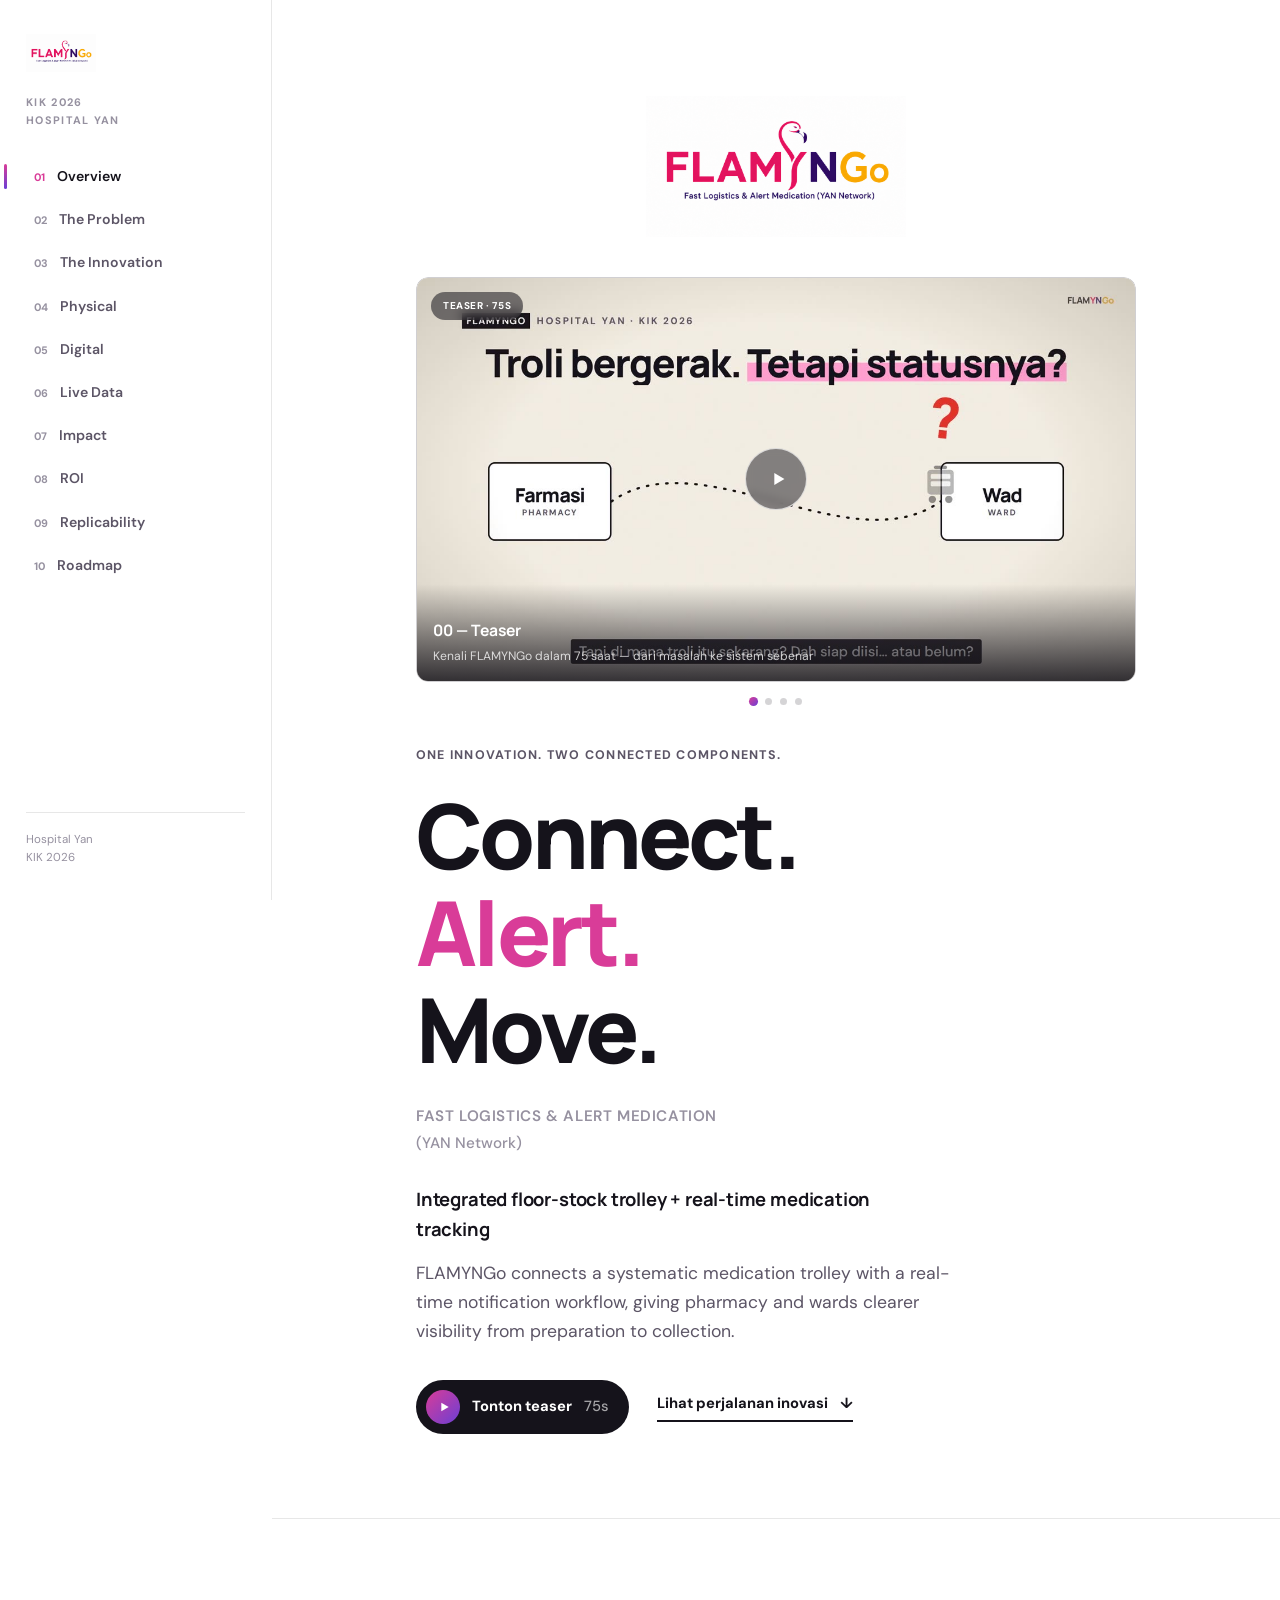
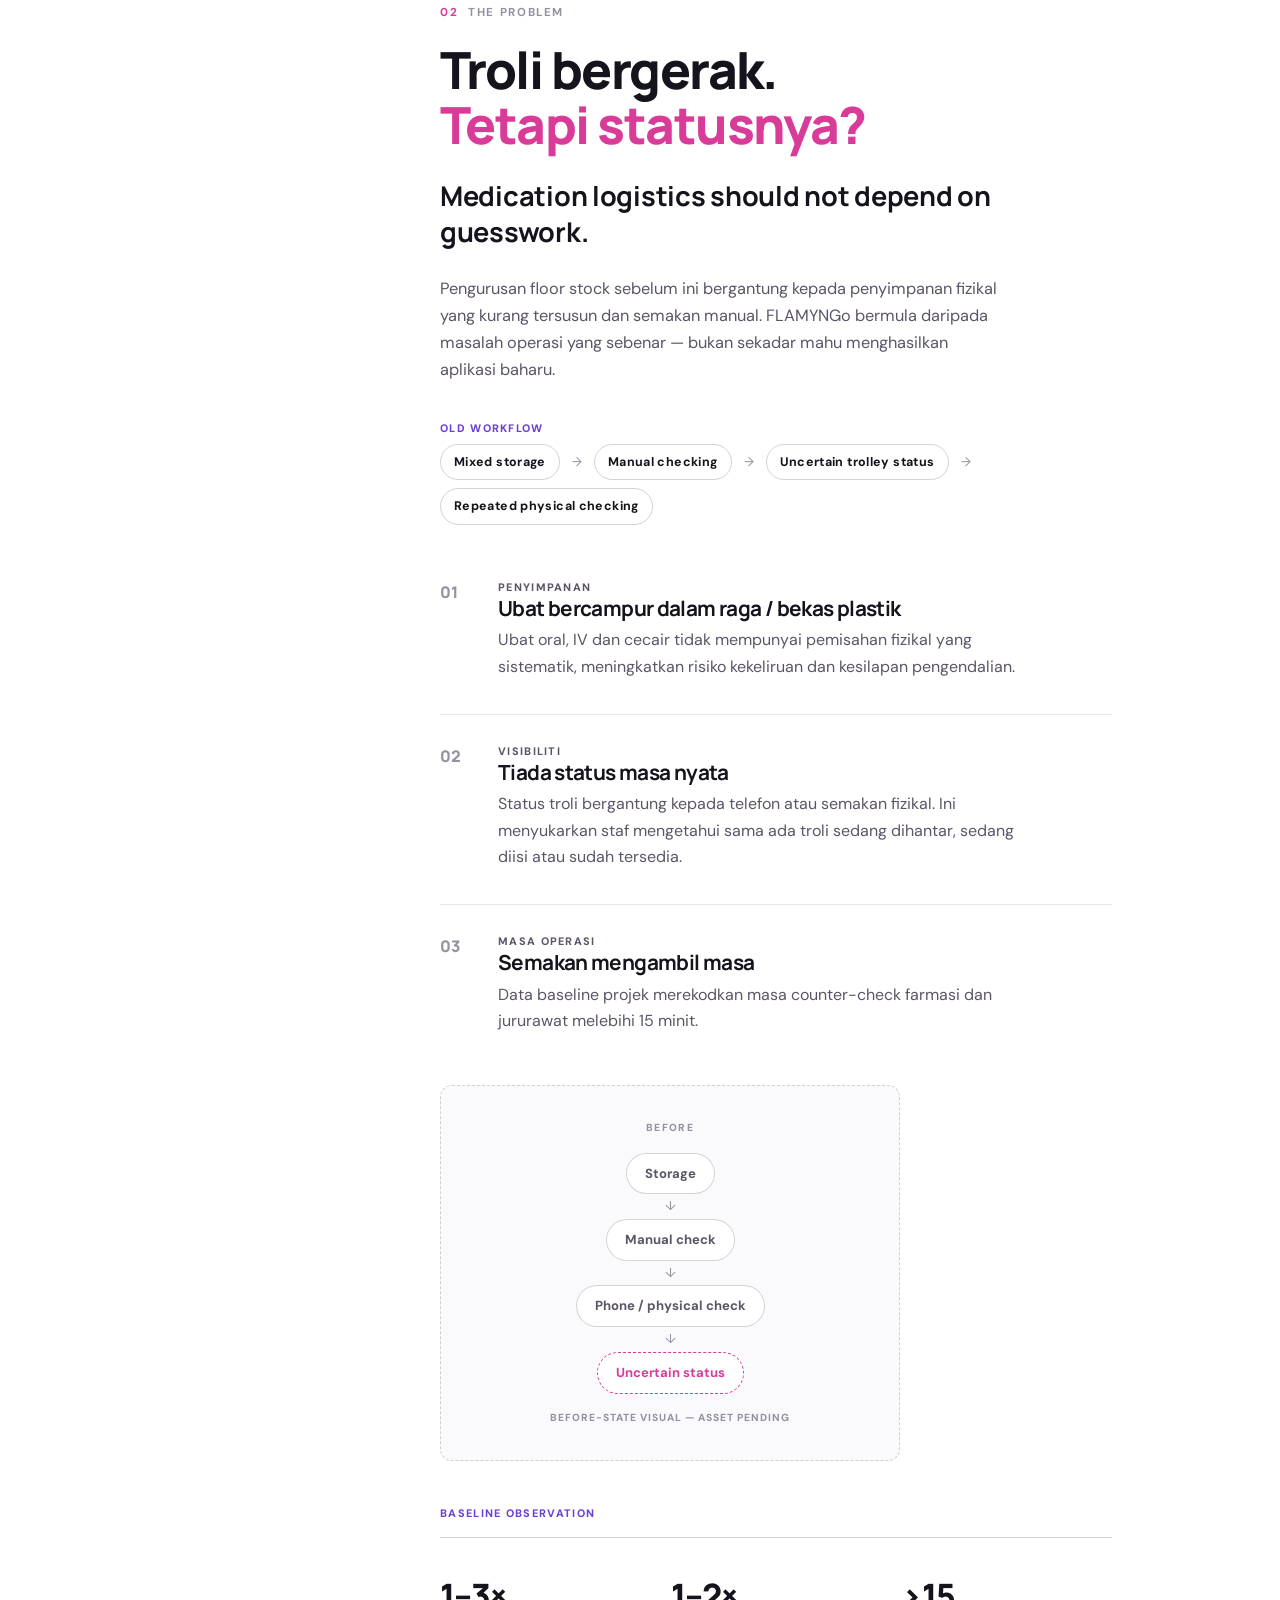
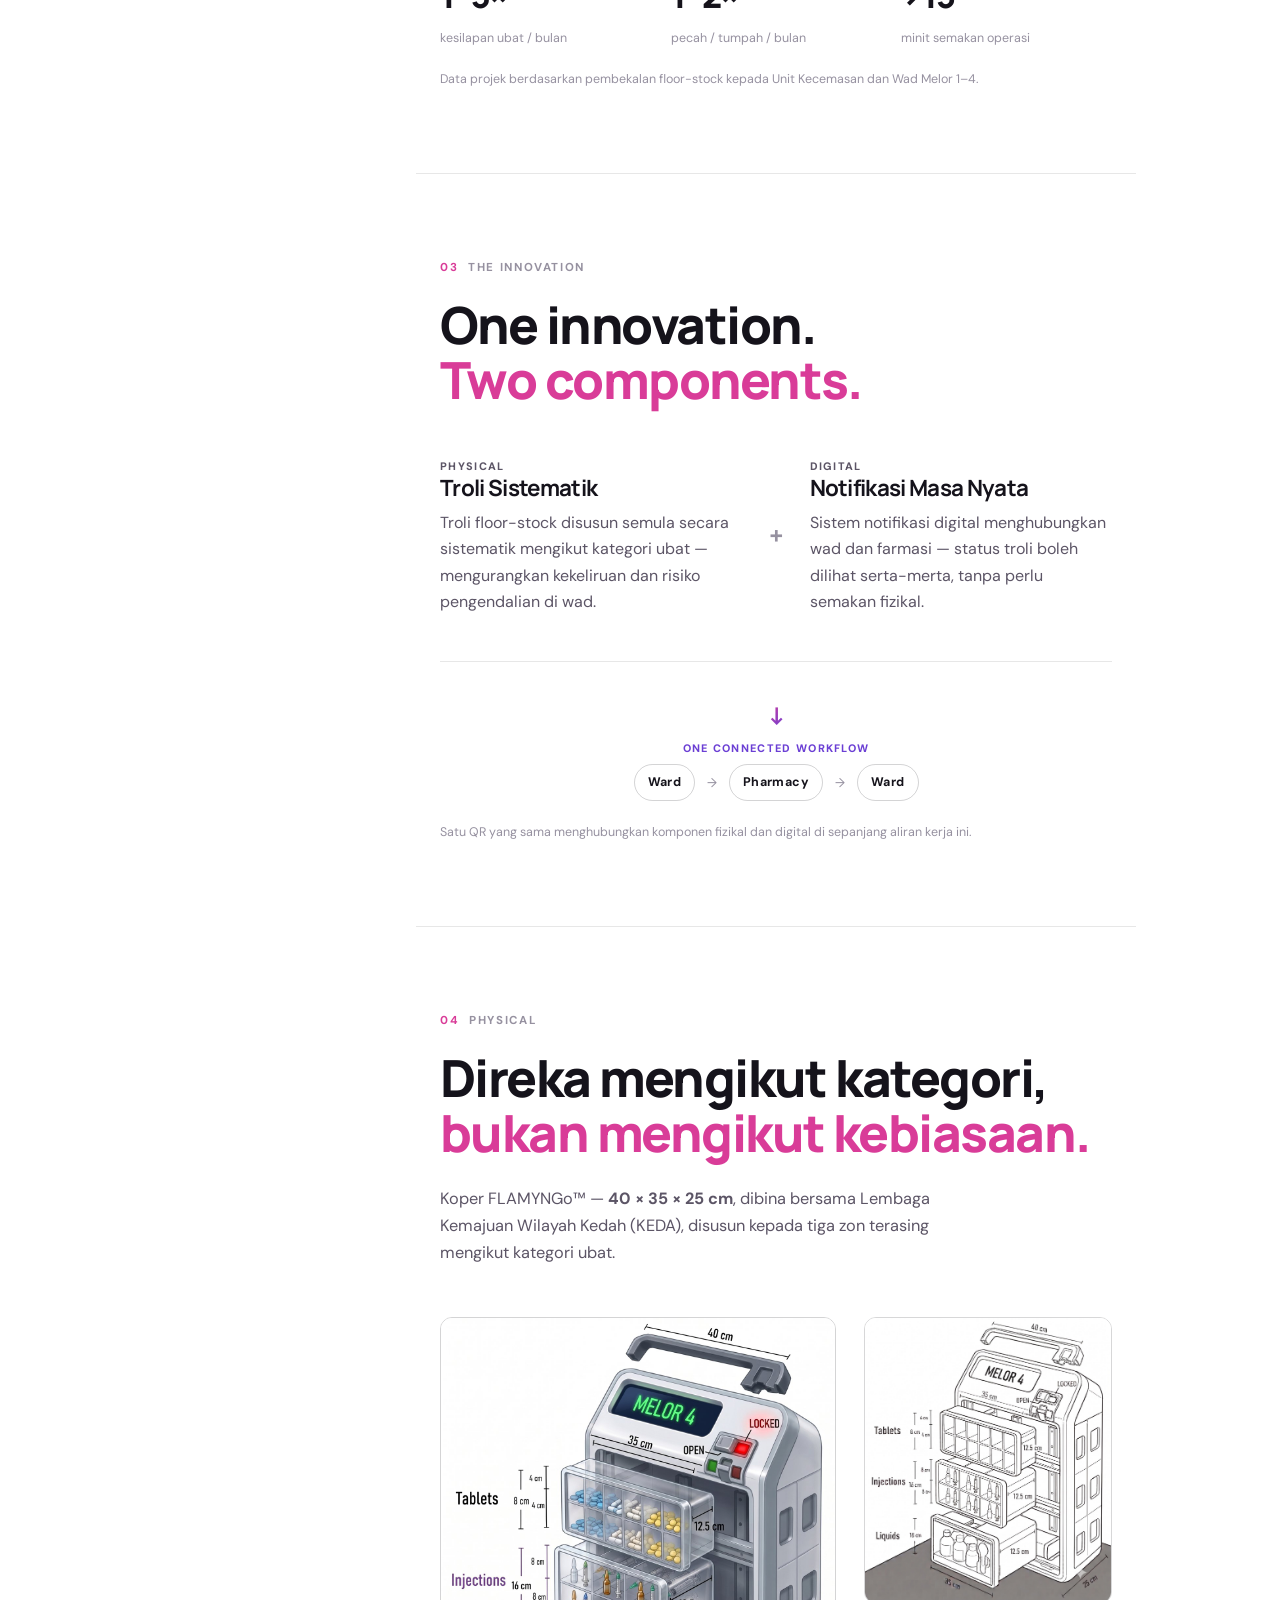
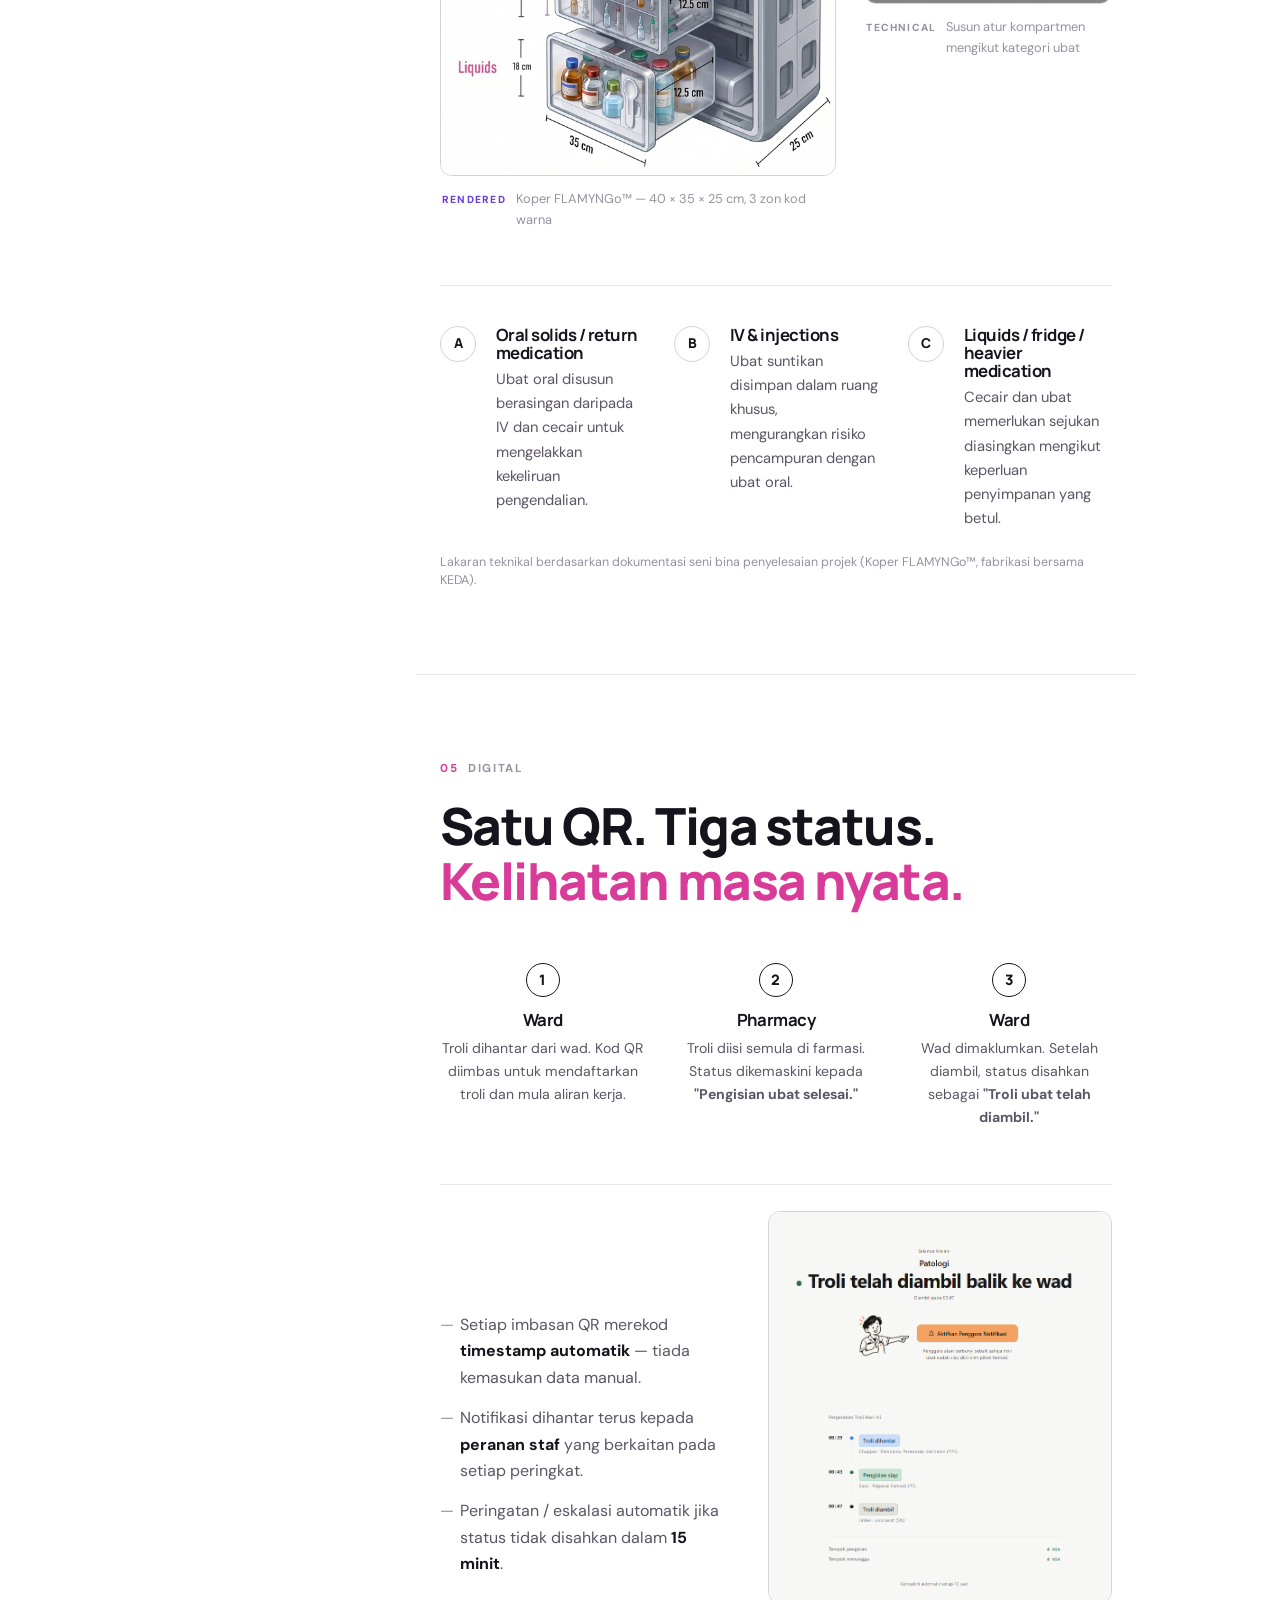
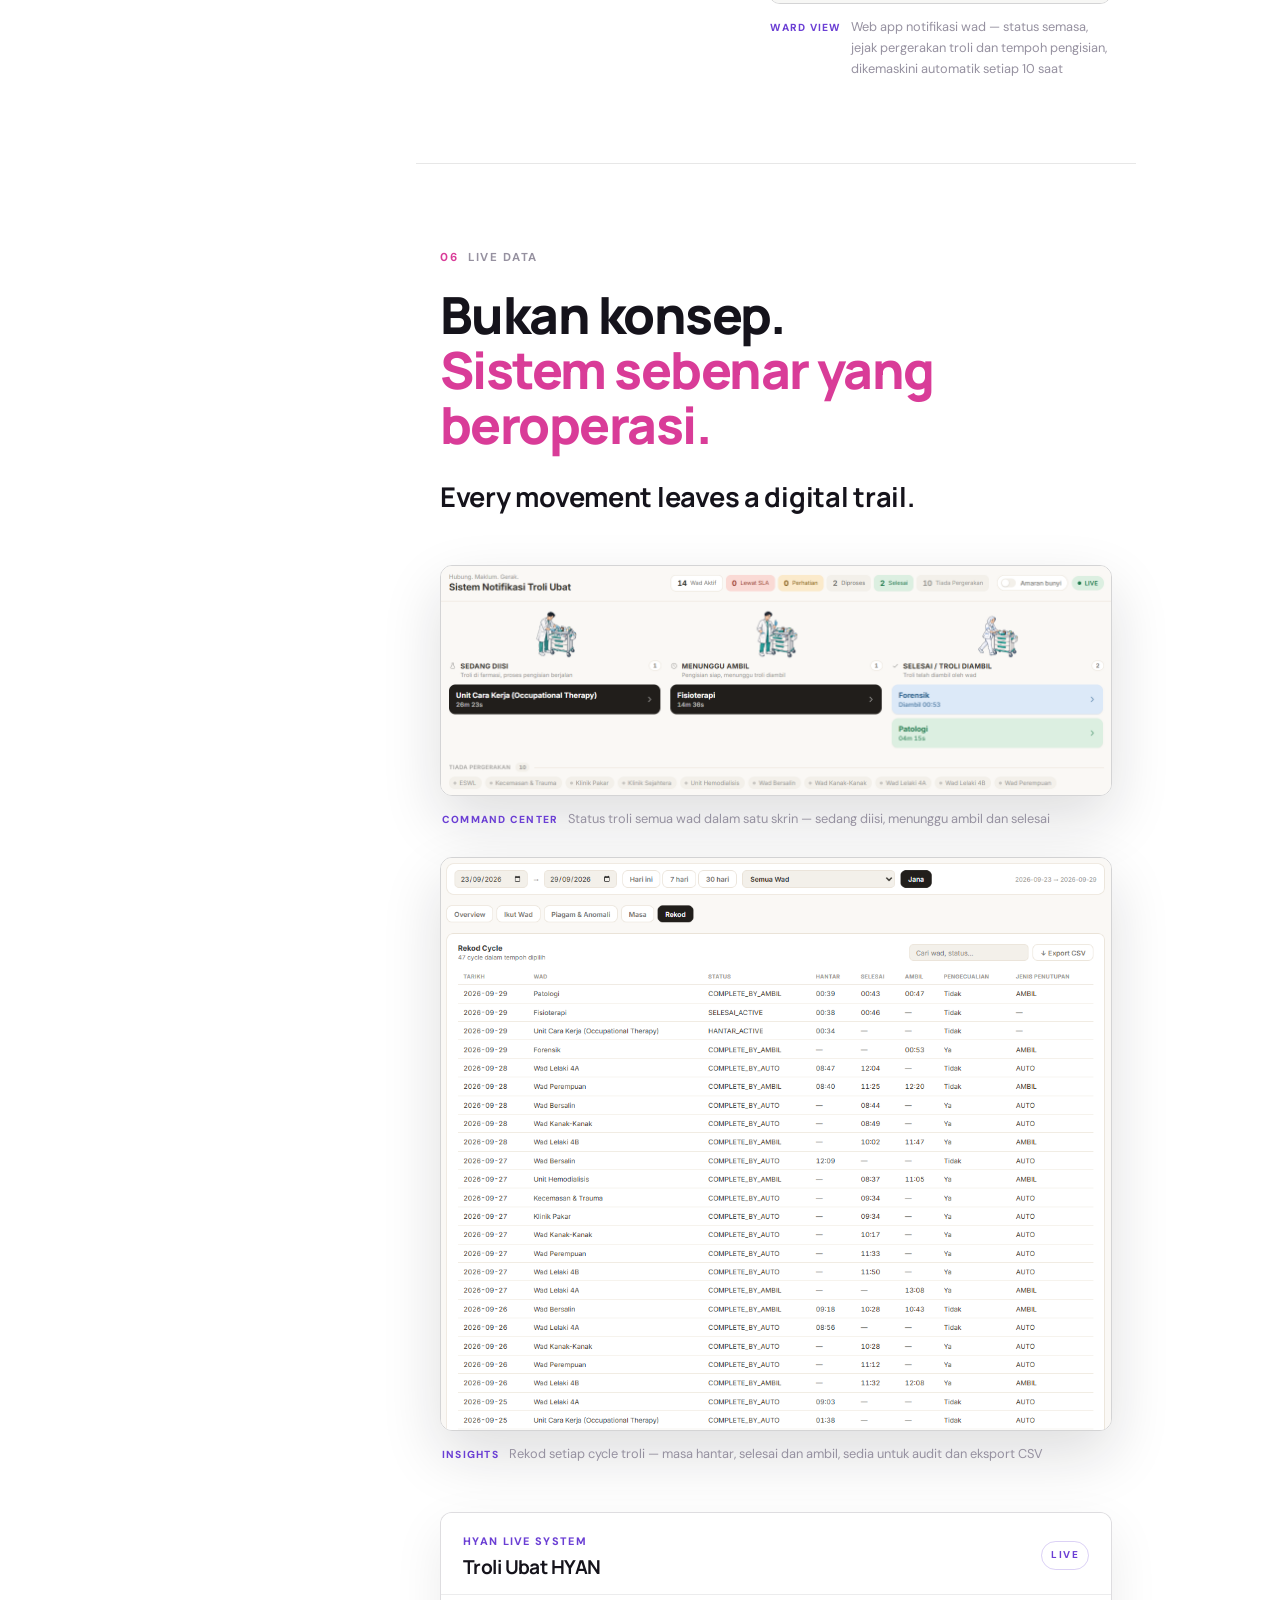
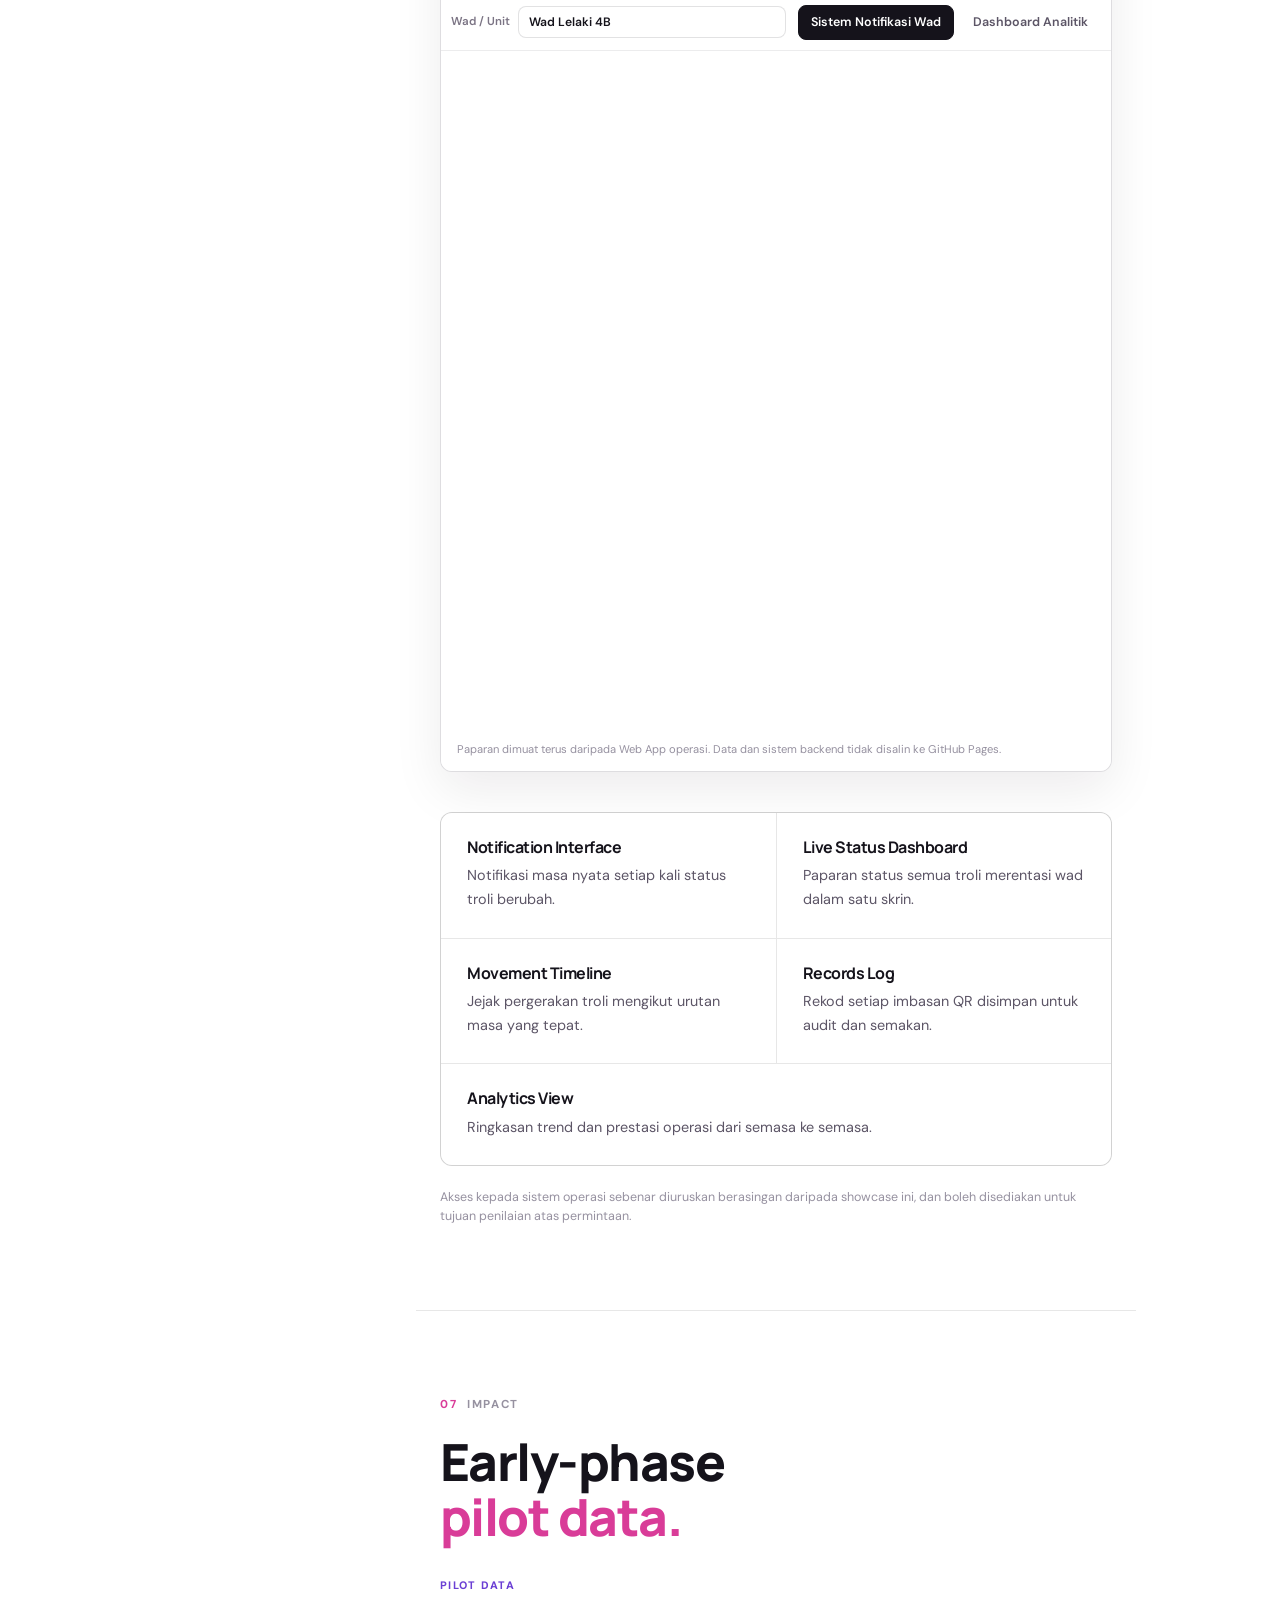
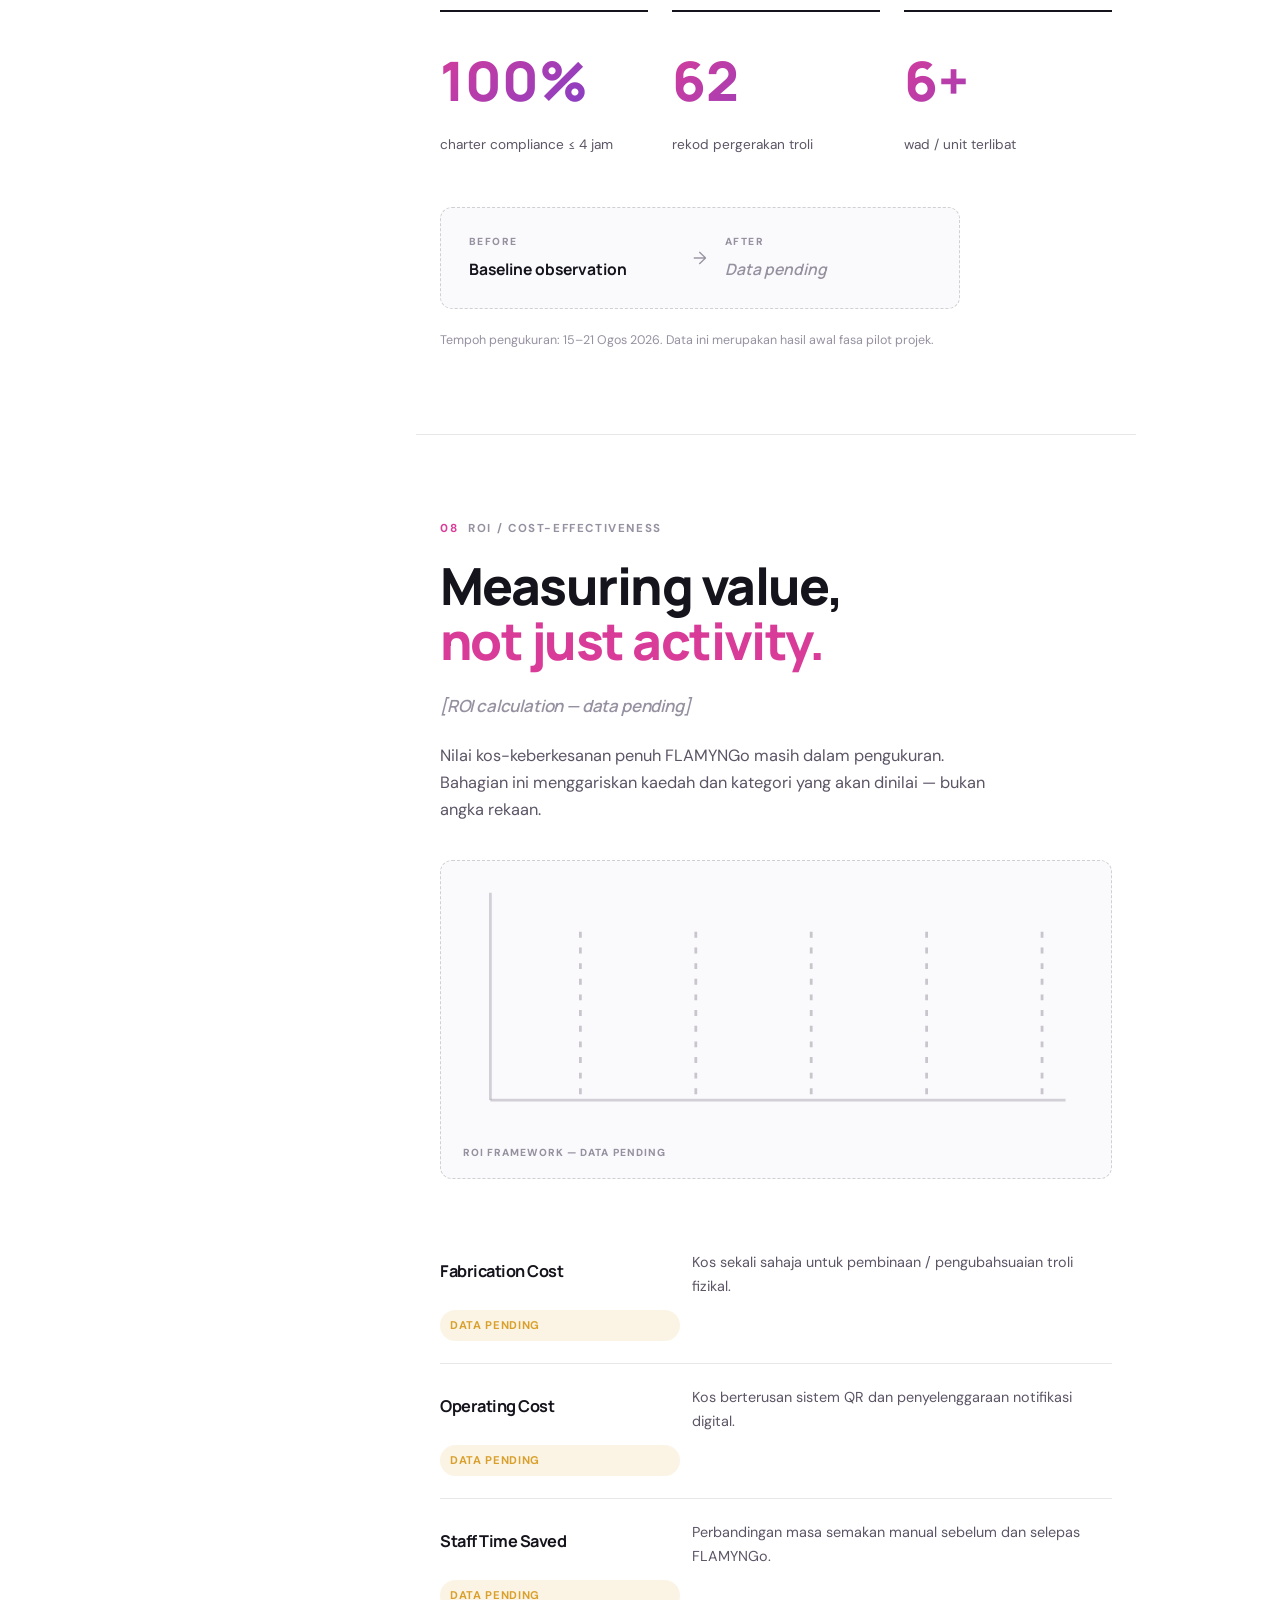
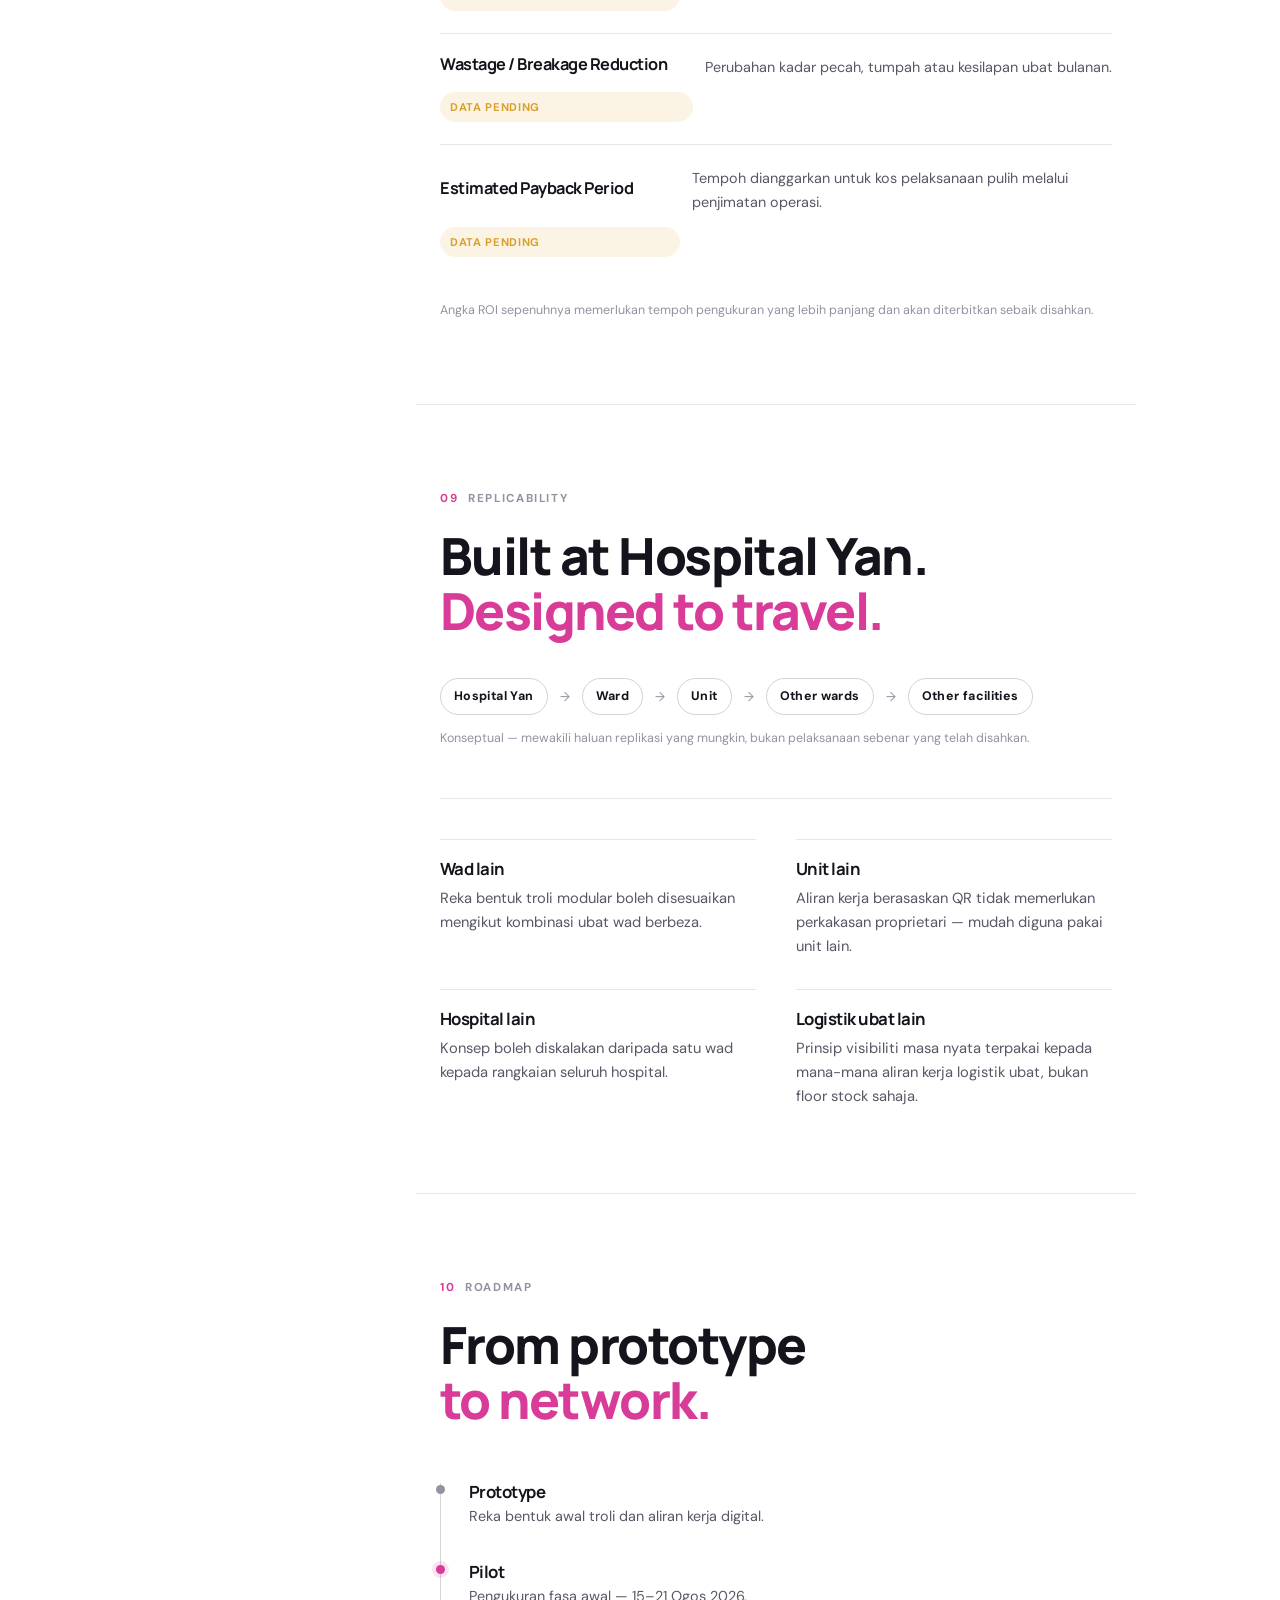
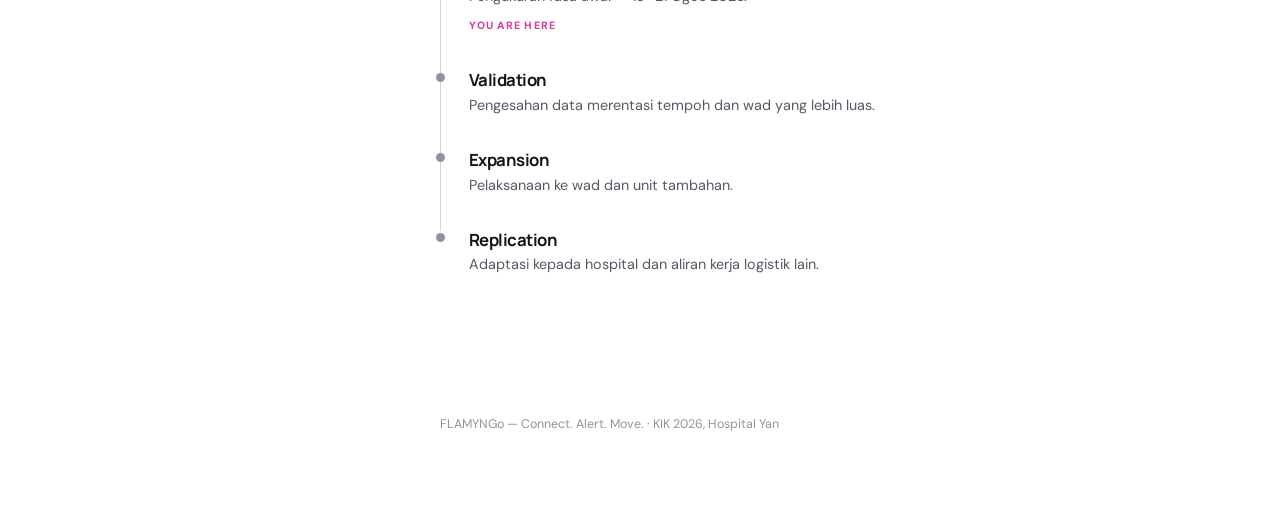
<file: index.html>
<!doctype html>
<html lang="ms">
<head>
  <meta charset="utf-8">
  <meta name="viewport" content="width=device-width, initial-scale=1">
  <meta name="description" content="FLAMYNGo — Fast Logistics & Alert Medication (YAN Network). Inovasi KIK Hospital Yan untuk pengurusan troli ubat floor stock yang sistematik dan bersepadu dengan sistem notifikasi masa nyata.">
  <meta name="theme-color" content="#ffffff">
  <title>FLAMYNGo — Connect. Alert. Move.</title>
  <link rel="icon" type="image/png" href="assets/flamyn-go-logo.png">
  <link rel="preconnect" href="https://fonts.googleapis.com">
  <link rel="preconnect" href="https://fonts.gstatic.com" crossorigin>
  <link href="https://fonts.googleapis.com/css2?family=DM+Sans:wght@400;500;600;700&family=Manrope:wght@500;600;700;800&display=swap" rel="stylesheet">
  <link rel="stylesheet" href="style.css">
  <style>
    .live-app-embed{margin:48px 0 10px;border:1px solid rgba(21,19,27,.12);border-radius:12px;background:#faf9fb;overflow:hidden;box-shadow:0 18px 50px rgba(21,19,27,.08)}
    .live-app-head{display:flex;align-items:center;justify-content:space-between;gap:18px;padding:20px 22px 16px;border-bottom:1px solid rgba(21,19,27,.08);background:#fff}
    .live-app-head h3{font-size:1.2rem;margin:0}
    .live-app-status{font-size:.62rem;font-weight:800;letter-spacing:.14em;color:#6b3fd4;border:1px solid rgba(107,63,212,.24);border-radius:999px;padding:5px 9px}
    .live-app-tabs{display:flex;gap:6px;padding:10px;background:#fff;border-bottom:1px solid rgba(21,19,27,.08)}
    .live-app-tab{appearance:none;border:1px solid transparent;background:transparent;color:#5c5566;border-radius:8px;padding:9px 12px;font:600 .78rem/1.2 'DM Sans',system-ui,sans-serif;cursor:pointer;transition:background .2s ease,color .2s ease,border-color .2s ease}
    .live-app-tab:hover{background:#faf9fb;color:#15131b}
    .live-app-tab.is-active{background:#15131b;color:#fff;border-color:#15131b}
    .live-app-frame-wrap{position:relative;width:100%;background:#f5f4f7}
    .live-app-frame{display:block;width:100%;height:680px;border:0;background:#fff}
    .live-app-note{margin:0;padding:10px 16px 14px;color:#9691a0;font-size:.7rem;line-height:1.45;background:#fff}
    @media(max-width:640px){.live-app-embed{margin-top:34px;border-radius:10px}.live-app-head{padding:16px}.live-app-tabs{overflow-x:auto;flex-wrap:nowrap}.live-app-tab{white-space:nowrap}.live-app-frame{height:620px}.live-app-note{font-size:.66rem}}
  </style>
</head>
<body>
  <a class="skip-link" href="#main">Skip to content</a>
  <header class="topbar">
    <a class="topbar-brand" href="#overview" aria-label="FLAMYNGo home"><img src="assets/flamyn-go-logo.png" alt="FLAMYNGo"></a>
    <button class="nav-toggle" id="navToggle" aria-controls="sidebar" aria-expanded="false"><span></span><span></span><span></span><span class="sr-only">Menu</span></button>
  </header>
  <div class="drawer-backdrop" id="drawerBackdrop"></div>
  <aside class="sidebar" id="sidebar">
    <a class="sidebar-brand" href="#overview" aria-label="FLAMYNGo home"><img src="assets/flamyn-go-logo.png" alt="FLAMYNGo"></a>
    <p class="sidebar-kicker">KIK 2026<br>Hospital Yan</p>
    <nav class="sidebar-nav" aria-label="Navigasi utama">
      <a href="#overview"><span class="nav-num">01</span><span class="nav-label">Overview</span></a>
      <a href="#problem"><span class="nav-num">02</span><span class="nav-label">The Problem</span></a>
      <a href="#innovation"><span class="nav-num">03</span><span class="nav-label">The Innovation</span></a>
      <a href="#physical"><span class="nav-num">04</span><span class="nav-label">Physical</span></a>
      <a href="#digital"><span class="nav-num">05</span><span class="nav-label">Digital</span></a>
      <a href="#live"><span class="nav-num">06</span><span class="nav-label">Live Data</span></a>
      <a href="#impact"><span class="nav-num">07</span><span class="nav-label">Impact</span></a>
      <a href="#roi"><span class="nav-num">08</span><span class="nav-label">ROI</span></a>
      <a href="#replicability"><span class="nav-num">09</span><span class="nav-label">Replicability</span></a>
      <a href="#roadmap"><span class="nav-num">10</span><span class="nav-label">Roadmap</span></a>
    </nav>
    <p class="sidebar-footer">Hospital Yan<br>KIK 2026</p>
  </aside>
  <main id="main">
    <section id="overview" class="section hero-section" data-reveal>
      <div class="hero-grid">
        <img class="hero-logo" src="assets/flamyn-go-logo.png" alt="FLAMYNGo — Fast Logistics &amp; Alert Medication (YAN Network)">
        <div class="hero-showcase" data-showcase><div class="showcase-viewport" data-showcase-viewport><div class="showcase-track" data-showcase-track>
          <article class="showcase-slide" data-video-src="assets/video/flamyngo-teaser.mp4" data-poster-src="assets/video/posters/teaser.jpg" data-video-type="mp4" data-teaser><span class="showcase-badge">Teaser · 75s</span><img class="showcase-poster" src="assets/video/posters/teaser.jpg" alt=""><button class="showcase-play" type="button" aria-label="Main video: FLAMYNGo teaser"><svg viewBox="0 0 24 24" width="22" height="22" fill="currentColor" aria-hidden="true"><path d="M8 5.5v13l11-6.5z"/></svg></button><div class="showcase-caption"><p class="showcase-title">00 — Teaser</p><p class="showcase-subtitle">Kenali FLAMYNGo dalam 75 saat — dari masalah ke sistem sebenar</p></div></article>
          <article class="showcase-slide" data-video-src="assets/video/flamyngo-physical.mp4" data-poster-src="assets/video/posters/physical.jpg" data-video-type="mp4"><span class="showcase-badge">Video · 15s</span><img class="showcase-poster" src="assets/video/posters/physical.jpg" alt=""><button class="showcase-play" type="button" aria-label="Main video: Physical trolley"><svg viewBox="0 0 24 24" width="22" height="22" fill="currentColor" aria-hidden="true"><path d="M8 5.5v13l11-6.5z"/></svg></button><div class="showcase-caption"><p class="showcase-title">01 — Physical</p><p class="showcase-subtitle">Susun atur troli sistematik mengikut kategori ubat</p></div></article>
          <article class="showcase-slide" data-video-src="assets/video/flamyngo-digital.mp4" data-poster-src="assets/video/posters/digital.jpg" data-video-type="mp4"><span class="showcase-badge">Video · 15s</span><img class="showcase-poster" src="assets/video/posters/digital.jpg" alt=""><button class="showcase-play" type="button" aria-label="Main video: Digital status system"><svg viewBox="0 0 24 24" width="22" height="22" fill="currentColor" aria-hidden="true"><path d="M8 5.5v13l11-6.5z"/></svg></button><div class="showcase-caption"><p class="showcase-title">02 — Digital</p><p class="showcase-subtitle">Status troli dikemaskini automatik pada setiap imbasan</p></div></article>
          <article class="showcase-slide" data-video-src="assets/video/flamyngo-live.mp4" data-poster-src="assets/video/posters/live.jpg" data-video-type="mp4"><span class="showcase-badge">Video · 15s</span><img class="showcase-poster" src="assets/video/posters/live.jpg" alt=""><button class="showcase-play" type="button" aria-label="Main video: Live dashboard"><svg viewBox="0 0 24 24" width="22" height="22" fill="currentColor" aria-hidden="true"><path d="M8 5.5v13l11-6.5z"/></svg></button><div class="showcase-caption"><p class="showcase-title">03 — Live</p><p class="showcase-subtitle">Rekod dan status troli merentasi wad dalam masa nyata</p></div></article>
        </div></div><div class="showcase-dots" data-showcase-dots aria-label="Video showcase slides"></div></div>
        <div class="hero-text"><p class="hero-kicker">One innovation. Two connected components.</p><h1 class="hero-headline">Connect.<br><em>Alert.</em><br>Move.</h1><p class="hero-subline">Fast Logistics &amp; Alert Medication <span>(YAN Network)</span></p><p class="hero-descriptor">Integrated floor-stock trolley + real-time medication tracking</p><p class="hero-lead">FLAMYNGo connects a systematic medication trolley with a real-time notification workflow, giving pharmacy and wards clearer visibility from preparation to collection.</p><div class="hero-actions"><button class="hero-watch" type="button" data-open-teaser><span class="hero-watch-icon" aria-hidden="true"><svg viewBox="0 0 24 24" width="22" height="22" fill="currentColor" aria-hidden="true"><path d="M8 5.5v13l11-6.5z"/></svg></span>Tonton teaser <span class="hero-watch-len">75s</span></button><a class="hero-cta" href="#problem">Lihat perjalanan inovasi <span aria-hidden="true">↓</span></a></div></div>
      </div>
      <div class="video-modal" data-video-modal hidden><div class="video-modal-backdrop" data-video-modal-close></div><div class="video-modal-panel" role="dialog" aria-modal="true" aria-label="Video player"><button class="video-modal-close" type="button" data-video-modal-close aria-label="Close video"><svg viewBox="0 0 24 24" width="18" height="18" fill="none" stroke="currentColor" stroke-width="2" aria-hidden="true"><line x1="5" y1="5" x2="19" y2="19"/><line x1="19" y1="5" x2="5" y2="19"/></svg></button><div class="video-modal-body" data-video-modal-body></div></div></div>
    </section>
    <section id="problem" class="section" data-reveal><p class="eyebrow"><span class="eyebrow-num">02</span> The Problem</p><h2>Troli bergerak.<br><span class="accent">Tetapi statusnya?</span></h2><p class="pull-quote">Medication logistics should not depend on guesswork.</p><p class="section-intro">Pengurusan floor stock sebelum ini bergantung kepada penyimpanan fizikal yang kurang tersusun dan semakan manual. FLAMYNGo bermula daripada masalah operasi yang sebenar — bukan sekadar mahu menghasilkan aplikasi baharu.</p><p class="row-kicker problem-flow-kicker">Old workflow</p><div class="flow-line"><span class="flow-step">Mixed storage</span><span class="flow-arrow" aria-hidden="true">→</span><span class="flow-step">Manual checking</span><span class="flow-arrow" aria-hidden="true">→</span><span class="flow-step">Uncertain trolley status</span><span class="flow-arrow" aria-hidden="true">→</span><span class="flow-step">Repeated physical checking</span></div><div class="problem-list"><div class="problem-row"><span class="row-num">01</span><div><p class="row-kicker">Penyimpanan</p><h3>Ubat bercampur dalam raga / bekas plastik</h3><p>Ubat oral, IV dan cecair tidak mempunyai pemisahan fizikal yang sistematik, meningkatkan risiko kekeliruan dan kesilapan pengendalian.</p></div></div><div class="problem-row"><span class="row-num">02</span><div><p class="row-kicker">Visibiliti</p><h3>Tiada status masa nyata</h3><p>Status troli bergantung kepada telefon atau semakan fizikal. Ini menyukarkan staf mengetahui sama ada troli sedang dihantar, sedang diisi atau sudah tersedia.</p></div></div><div class="problem-row"><span class="row-num">03</span><div><p class="row-kicker">Masa Operasi</p><h3>Semakan mengambil masa</h3><p>Data baseline projek merekodkan masa counter-check farmasi dan jururawat melebihi 15 minit.</p></div></div></div><div class="concept-figure problem-figure"><p class="concept-figure-kicker">Before</p><div class="concept-flow"><span class="concept-step">Storage</span><span class="concept-arrow" aria-hidden="true">↓</span><span class="concept-step">Manual check</span><span class="concept-arrow" aria-hidden="true">↓</span><span class="concept-step">Phone / physical check</span><span class="concept-arrow" aria-hidden="true">↓</span><span class="concept-step concept-step--uncertain">Uncertain status</span></div><p class="concept-figure-caption">Before-state visual — asset pending</p></div><p class="row-kicker baseline-label">Baseline observation</p><div class="stat-row"><div class="stat"><strong>1–3×</strong><span>kesilapan ubat / bulan</span></div><div class="stat"><strong>1–2×</strong><span>pecah / tumpah / bulan</span></div><div class="stat"><strong>&gt;15</strong><span>minit semakan operasi</span></div></div><p class="footnote">Data projek berdasarkan pembekalan floor-stock kepada Unit Kecemasan dan Wad Melor 1–4.</p></section>
    <section id="innovation" class="section" data-reveal><p class="eyebrow"><span class="eyebrow-num">03</span> The Innovation</p><h2 class="innovation-statement">One innovation.<br><span class="accent">Two components.</span></h2><div class="innovation-split"><div class="innovation-block"><p class="row-kicker">Physical</p><h3>Troli Sistematik</h3><p>Troli floor-stock disusun semula secara sistematik mengikut kategori ubat — mengurangkan kekeliruan dan risiko pengendalian di wad.</p></div><div class="innovation-join" aria-hidden="true">+</div><div class="innovation-block"><p class="row-kicker">Digital</p><h3>Notifikasi Masa Nyata</h3><p>Sistem notifikasi digital menghubungkan wad dan farmasi — status troli boleh dilihat serta-merta, tanpa perlu semakan fizikal.</p></div></div><div class="innovation-connector" aria-hidden="true"><span>↓</span></div><p class="row-kicker innovation-flow-kicker">One connected workflow</p><div class="flow-line innovation-flow"><span class="flow-step">Ward</span><span class="flow-arrow" aria-hidden="true">→</span><span class="flow-step">Pharmacy</span><span class="flow-arrow" aria-hidden="true">→</span><span class="flow-step">Ward</span></div><p class="footnote">Satu QR yang sama menghubungkan komponen fizikal dan digital di sepanjang aliran kerja ini.</p></section>
    <section id="physical" class="section" data-reveal><p class="eyebrow"><span class="eyebrow-num">04</span> Physical</p><h2>Direka mengikut kategori,<br><span class="accent">bukan mengikut kebiasaan.</span></h2><p class="section-intro">Koper FLAMYNGo™ — <strong>40 × 35 × 25 cm</strong>, dibina bersama Lembaga Kemajuan Wilayah Kedah (KEDA), disusun kepada tiga zon terasing mengikut kategori ubat.</p><div class="physical-figures"><figure class="figure"><img src="assets/physical/trolley-diagram-rendered.jpg" alt="Lakaran teknikal koper FLAMYNGo MELOR 4 menunjukkan tiga zon: Tablets, Injections dan Liquids"><figcaption class="figure-cap"><span class="figure-cap-label">Rendered</span><p class="figure-cap-text">Koper FLAMYNGo™ — 40 × 35 × 25 cm, 3 zon kod warna</p></figcaption></figure><figure class="figure figure--secondary"><img src="assets/physical/trolley-diagram-line.jpg" alt="Lakaran garis teknikal koper FLAMYNGo dengan dimensi setiap kompartmen"><figcaption class="figure-cap"><span class="figure-cap-label">Technical</span><p class="figure-cap-text">Susun atur kompartmen mengikut kategori ubat</p></figcaption></figure></div><div class="physical-categories"><div class="category-row"><span class="cat-letter">A</span><div><h3>Oral solids / return medication</h3><p>Ubat oral disusun berasingan daripada IV dan cecair untuk mengelakkan kekeliruan pengendalian.</p></div></div><div class="category-row"><span class="cat-letter">B</span><div><h3>IV &amp; injections</h3><p>Ubat suntikan disimpan dalam ruang khusus, mengurangkan risiko pencampuran dengan ubat oral.</p></div></div><div class="category-row"><span class="cat-letter">C</span><div><h3>Liquids / fridge / heavier medication</h3><p>Cecair dan ubat memerlukan sejukan diasingkan mengikut keperluan penyimpanan yang betul.</p></div></div></div><p class="footnote">Lakaran teknikal berdasarkan dokumentasi seni bina penyelesaian projek (Koper FLAMYNGo™, fabrikasi bersama KEDA).</p></section>
    <section id="digital" class="section" data-reveal><p class="eyebrow"><span class="eyebrow-num">05</span> Digital</p><h2>Satu QR. Tiga status.<br><span class="accent">Kelihatan masa nyata.</span></h2><div class="workflow"><div class="workflow-step"><span class="workflow-num">1</span><h3>Ward</h3><p>Troli dihantar dari wad. Kod QR diimbas untuk mendaftarkan troli dan mula aliran kerja.</p></div><div class="workflow-line" aria-hidden="true"></div><div class="workflow-step"><span class="workflow-num">2</span><h3>Pharmacy</h3><p>Troli diisi semula di farmasi. Status dikemaskini kepada <strong>"Pengisian ubat selesai."</strong></p></div><div class="workflow-line" aria-hidden="true"></div><div class="workflow-step"><span class="workflow-num">3</span><h3>Ward</h3><p>Wad dimaklumkan. Setelah diambil, status disahkan sebagai <strong>"Troli ubat telah diambil."</strong></p></div></div><div class="digital-grid"><ul class="workflow-details"><li>Setiap imbasan QR merekod <strong>timestamp automatik</strong> — tiada kemasukan data manual.</li><li>Notifikasi dihantar terus kepada <strong>peranan staf</strong> yang berkaitan pada setiap peringkat.</li><li>Peringatan / eskalasi automatik jika status tidak disahkan dalam <strong>15 minit</strong>.</li></ul><figure class="figure digital-figure"><img src="assets/digital/ward-notification-ui.png" alt="Web app notifikasi wad: status troli semasa, garis masa pergerakan troli hari ini dan tempoh pengisian" loading="lazy"><figcaption class="figure-cap"><span class="figure-cap-label">Ward view</span><p class="figure-cap-text">Web app notifikasi wad — status semasa, jejak pergerakan troli dan tempoh pengisian, dikemaskini automatik setiap 10 saat</p></figcaption></figure></div></section>
    <section id="live" class="section" data-reveal>
      <p class="eyebrow"><span class="eyebrow-num">06</span> Live Data</p>
      <h2>Bukan konsep.<br><span class="accent">Sistem sebenar yang beroperasi.</span></h2>
      <p class="pull-quote">Every movement leaves a digital trail.</p>
      <figure class="figure live-figure"><img src="assets/evidence/command-center.png" alt="Command Center FLAMYNGo: status troli semua wad dalam satu skrin — sedang diisi, menunggu ambil dan selesai" loading="lazy"><figcaption class="figure-cap"><span class="figure-cap-label">Command Center</span><p class="figure-cap-text">Status troli semua wad dalam satu skrin — sedang diisi, menunggu ambil dan selesai</p></figcaption></figure>
      <figure class="figure live-figure live-figure--second"><img src="assets/evidence/insights-rekod.png" alt="FLAMYNGo Insights: jadual rekod cycle troli mengikut tarikh, wad, status dan masa hantar, selesai dan ambil" loading="lazy"><figcaption class="figure-cap"><span class="figure-cap-label">Insights</span><p class="figure-cap-text">Rekod setiap cycle troli — masa hantar, selesai dan ambil, sedia untuk audit dan eksport CSV</p></figcaption></figure>
      <div class="live-app-embed" id="hyan-live-embed">
        <div class="live-app-head"><div><p class="row-kicker">HYAN live system</p><h3>Troli Ubat HYAN</h3></div><span class="live-app-status">LIVE</span></div>
        <div class="live-app-tabs" role="tablist" aria-label="Paparan sistem Troli Ubat HYAN">
          <button type="button" class="live-app-tab is-active" role="tab" aria-selected="true" data-app="notification">Sistem Notifikasi Wad</button>
          <button type="button" class="live-app-tab" role="tab" aria-selected="false" data-app="dashboard">Dashboard Analitik</button>
        </div>
        <div class="live-app-frame-wrap"><iframe class="live-app-frame" title="Sistem Notifikasi Wad — Troli Ubat HYAN" src="https://script.google.com/macros/s/AKfycbz03oHgzgJ042GaAHWeSLZ0H8iwcDBCjfbPXcbmdc9Abc3NO3jNVjlOVvqCxBOpQR85/exec" loading="lazy" referrerpolicy="strict-origin-when-cross-origin" allow="fullscreen"></iframe></div>
        <p class="live-app-note">Paparan dimuat terus daripada Web App operasi. Data dan sistem backend tidak disalin ke GitHub Pages.</p>
      </div>
      <div class="live-grid"><div class="live-card"><h3>Notification Interface</h3><p>Notifikasi masa nyata setiap kali status troli berubah.</p></div><div class="live-card"><h3>Live Status Dashboard</h3><p>Paparan status semua troli merentasi wad dalam satu skrin.</p></div><div class="live-card"><h3>Movement Timeline</h3><p>Jejak pergerakan troli mengikut urutan masa yang tepat.</p></div><div class="live-card"><h3>Records Log</h3><p>Rekod setiap imbasan QR disimpan untuk audit dan semakan.</p></div><div class="live-card"><h3>Analytics View</h3><p>Ringkasan trend dan prestasi operasi dari semasa ke semasa.</p></div></div>
      <p class="footnote">Akses kepada sistem operasi sebenar diuruskan berasingan daripada showcase ini, dan boleh disediakan untuk tujuan penilaian atas permintaan.</p>
    </section>
    <section id="impact" class="section" data-reveal><p class="eyebrow"><span class="eyebrow-num">07</span> Impact</p><h2>Early-phase<br><span class="accent">pilot data.</span></h2><p class="row-kicker impact-result-kicker">Pilot data</p><div class="impact-row"><div class="impact-stat"><strong data-count="100" data-suffix="%">0%</strong><span>charter compliance ≤ 4 jam</span></div><div class="impact-stat"><strong data-count="62" data-suffix="">0</strong><span>rekod pergerakan troli</span></div><div class="impact-stat"><strong data-count="6" data-suffix="+">0+</strong><span>wad / unit terlibat</span></div></div><div class="before-after-figure impact-figure"><div class="ba-col"><p class="ba-col-label">Before</p><p class="ba-col-value">Baseline observation</p></div><div class="ba-arrow" aria-hidden="true">→</div><div class="ba-col ba-col--pending"><p class="ba-col-label">After</p><p class="ba-col-value">Data pending</p></div></div><p class="footnote">Tempoh pengukuran: 15–21 Ogos 2026. Data ini merupakan hasil awal fasa pilot projek.</p></section>
    <section id="roi" class="section" data-reveal><p class="eyebrow"><span class="eyebrow-num">08</span> ROI / Cost-Effectiveness</p><h2>Measuring value,<br><span class="accent">not just activity.</span></h2><p class="pull-quote pull-quote--pending">[ROI calculation — data pending]</p><p class="section-intro">Nilai kos-keberkesanan penuh FLAMYNGo masih dalam pengukuran. Bahagian ini menggariskan kaedah dan kategori yang akan dinilai — bukan angka rekaan.</p><div class="chart-framework roi-figure" aria-hidden="true"><svg viewBox="0 0 320 130" fill="none" stroke="currentColor" stroke-width="1.4"><line x1="14" y1="6" x2="14" y2="112" stroke-opacity=".4"/><line x1="14" y1="112" x2="308" y2="112" stroke-opacity=".4"/><line x1="60" y1="26" x2="60" y2="112" stroke-dasharray="3 5" stroke-opacity=".5"/><line x1="119" y1="26" x2="119" y2="112" stroke-dasharray="3 5" stroke-opacity=".5"/><line x1="178" y1="26" x2="178" y2="112" stroke-dasharray="3 5" stroke-opacity=".5"/><line x1="237" y1="26" x2="237" y2="112" stroke-dasharray="3 5" stroke-opacity=".5"/><line x1="296" y1="26" x2="296" y2="112" stroke-dasharray="3 5" stroke-opacity=".5"/></svg><span class="chart-framework-label">ROI framework — data pending</span></div><div class="roi-list"><div class="roi-row"><h3>Fabrication Cost</h3><p>Kos sekali sahaja untuk pembinaan / pengubahsuaian troli fizikal.</p><span class="roi-status">Data pending</span></div><div class="roi-row"><h3>Operating Cost</h3><p>Kos berterusan sistem QR dan penyelenggaraan notifikasi digital.</p><span class="roi-status">Data pending</span></div><div class="roi-row"><h3>Staff Time Saved</h3><p>Perbandingan masa semakan manual sebelum dan selepas FLAMYNGo.</p><span class="roi-status">Data pending</span></div><div class="roi-row"><h3>Wastage / Breakage Reduction</h3><p>Perubahan kadar pecah, tumpah atau kesilapan ubat bulanan.</p><span class="roi-status">Data pending</span></div><div class="roi-row"><h3>Estimated Payback Period</h3><p>Tempoh dianggarkan untuk kos pelaksanaan pulih melalui penjimatan operasi.</p><span class="roi-status">Data pending</span></div></div><p class="footnote">Angka ROI sepenuhnya memerlukan tempoh pengukuran yang lebih panjang dan akan diterbitkan sebaik disahkan.</p></section>
    <section id="replicability" class="section" data-reveal><p class="eyebrow"><span class="eyebrow-num">09</span> Replicability</p><h2>Built at Hospital Yan.<br><span class="accent">Designed to travel.</span></h2><div class="flow-line replicability-flow"><span class="flow-step">Hospital Yan</span><span class="flow-arrow" aria-hidden="true">→</span><span class="flow-step">Ward</span><span class="flow-arrow" aria-hidden="true">→</span><span class="flow-step">Unit</span><span class="flow-arrow" aria-hidden="true">→</span><span class="flow-step">Other wards</span><span class="flow-arrow" aria-hidden="true">→</span><span class="flow-step">Other facilities</span></div><p class="footnote replicability-flow-note">Konseptual — mewakili haluan replikasi yang mungkin, bukan pelaksanaan sebenar yang telah disahkan.</p><div class="replicability-list"><div class="replicability-row"><h3>Wad lain</h3><p>Reka bentuk troli modular boleh disesuaikan mengikut kombinasi ubat wad berbeza.</p></div><div class="replicability-row"><h3>Unit lain</h3><p>Aliran kerja berasaskan QR tidak memerlukan perkakasan proprietari — mudah diguna pakai unit lain.</p></div><div class="replicability-row"><h3>Hospital lain</h3><p>Konsep boleh diskalakan daripada satu wad kepada rangkaian seluruh hospital.</p></div><div class="replicability-row"><h3>Logistik ubat lain</h3><p>Prinsip visibiliti masa nyata terpakai kepada mana-mana aliran kerja logistik ubat, bukan floor stock sahaja.</p></div></div></section>
    <section id="roadmap" class="section" data-reveal><p class="eyebrow"><span class="eyebrow-num">10</span> Roadmap</p><h2>From prototype<br><span class="accent">to network.</span></h2><div class="roadmap-track"><div class="roadmap-step"><span class="roadmap-dot"></span><h3>Prototype</h3><p>Reka bentuk awal troli dan aliran kerja digital.</p></div><div class="roadmap-step is-current"><span class="roadmap-dot"></span><h3>Pilot</h3><p>Pengukuran fasa awal — 15–21 Ogos 2026.</p><span class="roadmap-tag">You are here</span></div><div class="roadmap-step"><span class="roadmap-dot"></span><h3>Validation</h3><p>Pengesahan data merentasi tempoh dan wad yang lebih luas.</p></div><div class="roadmap-step"><span class="roadmap-dot"></span><h3>Expansion</h3><p>Pelaksanaan ke wad dan unit tambahan.</p></div><div class="roadmap-step"><span class="roadmap-dot"></span><h3>Replication</h3><p>Adaptasi kepada hospital dan aliran kerja logistik lain.</p></div></div></section>
    <footer class="site-end"><p>FLAMYNGo — Connect. Alert. Move. · KIK 2026, Hospital Yan</p></footer>
  </main>
  <script src="script.js?v=20260915-live"></script>
</body>
</html>
</file>
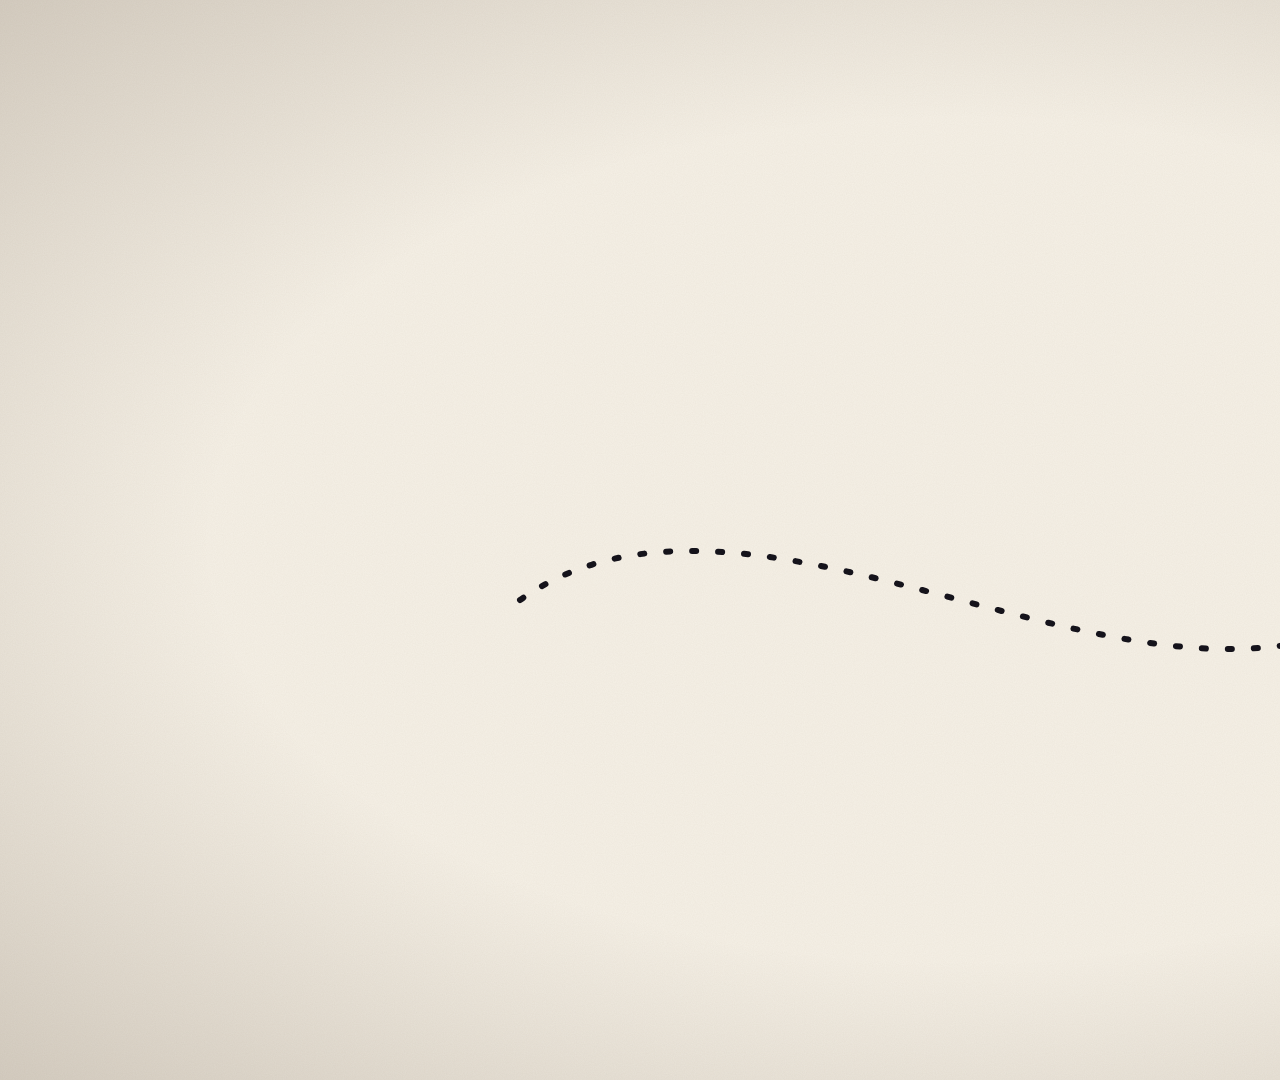
<file: video-src/film.html>
<!doctype html>
<html lang="ms">
<head>
<meta charset="utf-8">
<title>FLAMYNGo teaser — render source</title>
<!--
  Source for the FLAMYNGo teaser videos. Every frame is a pure function of
  time: render.mjs calls window.renderAt(seconds) and screenshots the stage,
  so there are no CSS transitions or animations here.
  Timelines: ?tl=teaser | physical | digital | live
-->
<link href="fonts/fonts.css" rel="stylesheet">
<style>
  :root {
    --ink: #15131b; --ink-soft: #5c5566; --paper: #f5f0e6; --paper-2: #ece5d6;
    --magenta: #d93c98; --pink: #e0195f; --purple: #6b3fd4; --navy: #2b0f5c; --gold: #e3a21a;
    --red: #e0342b; --green: #1f9d57;
  }
  * { box-sizing: border-box; }
  html, body { margin: 0; background: #000; }
  #stage {
    position: relative; width: 1920px; height: 1080px; overflow: hidden;
    background: var(--paper); color: var(--ink); font-family: "DM Sans", sans-serif;
  }
  /* static paper grain (static so it compresses well) */
  #stage::before {
    content: ""; position: absolute; inset: 0; z-index: 0; pointer-events: none; opacity: .5;
    background-image: url("data:image/svg+xml;utf8,<svg xmlns='http://www.w3.org/2000/svg' width='400' height='400'><filter id='n'><feTurbulence type='fractalNoise' baseFrequency='.9' numOctaves='2' stitchTiles='stitch'/><feColorMatrix values='0 0 0 0 .45  0 0 0 0 .38  0 0 0 0 .28  0 0 0 .22 0'/></filter><rect width='400' height='400' filter='url(%23n)'/></svg>");
  }
  #stage::after { /* vignette */
    content: ""; position: absolute; inset: 0; z-index: 50; pointer-events: none;
    background: radial-gradient(ellipse at center, rgba(0,0,0,0) 55%, rgba(60,40,20,.18) 100%);
  }
  .scene { position: absolute; inset: 0; z-index: 1; display: none; }
  .abs { position: absolute; }
  .h { font-family: Manrope, sans-serif; font-weight: 800; letter-spacing: -.035em; line-height: 1.02; }
  .hand { font-family: Caveat, 'DM Sans', cursive; font-weight: 700; }
  .kicker {
    position: absolute; left: 120px; top: 96px; font: 700 26px/1 "DM Sans", sans-serif; letter-spacing: .18em;
    text-transform: uppercase; color: var(--ink-soft); display: flex; gap: 18px; align-items: center;
  }
  .kicker b { color: #fff; background: var(--ink); padding: 8px 12px; letter-spacing: .06em; }
  .mask { display: inline-block; overflow: hidden; vertical-align: bottom; padding-bottom: .08em; }
  .mask > span { display: inline-block; }
  .hl { position: relative; display: inline-block; z-index: 0; }
  .hl::before {
    content: ""; position: absolute; left: -.08em; right: -.08em; top: .52em; bottom: .02em; z-index: -1;
    background: var(--hlc, #ffd84d); transform-origin: left center; transform: scaleX(var(--p, 0));
    border-radius: 3px;
  }
  .card {
    background: #fff; border-radius: 14px; box-shadow: 0 30px 70px rgba(40,25,10,.22), 0 4px 12px rgba(40,25,10,.12);
    overflow: hidden;
  }
  .tape {
    position: absolute; width: 150px; height: 40px; background: rgba(255,226,140,.78);
    box-shadow: 0 2px 6px rgba(0,0,0,.08); z-index: 3;
  }
  svg.draw path, svg.draw ellipse, svg.draw line { fill: none; stroke-linecap: round; stroke-linejoin: round; }

  /* ---------- captions (burned-in narration) ---------- */
  #caption {
    position: absolute; left: 140px; right: 140px; bottom: 54px; z-index: 40;
    text-align: center; font: 500 38px/1.3 "DM Sans"; color: #fff;
  }
  #caption span { background: rgba(21,19,27,.86); padding: 8px 22px; box-decoration-break: clone; -webkit-box-decoration-break: clone; border-radius: 6px; }
  #caption em { font-style: normal; color: #ff9fd0; }
  #brandbug {
    position: absolute; right: 56px; top: 50px; z-index: 40; font: 800 24px/1 Manrope; letter-spacing: -.02em;
    color: var(--ink); opacity: .75;
  }
  #brandbug i { font-style: normal; color: var(--pink); }
  #brandbug u { text-decoration: none; color: var(--navy); } #brandbug s { text-decoration: none; color: var(--gold); }
  #wipe { position: absolute; inset: 0; z-index: 45; pointer-events: none; }
  #wipe div { position: absolute; top: 0; bottom: 0; width: 100%; }

  /* ---------- scene: hook ---------- */
  .node {
    position: absolute; width: 330px; height: 210px; border: 4px solid var(--ink); border-radius: 18px; background: #fff;
    display: grid; place-items: center; text-align: center;
  }
  .node .h { font-size: 52px; }
  .node small { display: block; font: 600 22px "DM Sans"; letter-spacing: .14em; color: var(--ink-soft); margin-top: 6px; text-transform: uppercase; }
  .trolley-ic { position: absolute; width: 110px; height: 110px; }
  .qmark { position: absolute; font: 800 150px/1 Manrope; color: var(--red); }

  /* ---------- scene: problem ---------- */
  .pcard { position: absolute; width: 470px; padding: 44px 40px 40px; background: #fffdf8; box-shadow: 0 24px 50px rgba(40,25,10,.18); }
  .pcard .num { font: 800 120px/1 Manrope; letter-spacing: -.05em; color: var(--ink); }
  .pcard .lbl { font: 600 32px/1.25 "DM Sans"; color: var(--ink-soft); margin-top: 14px; }
  .pcard .tag { font: 700 20px "DM Sans"; letter-spacing: .16em; text-transform: uppercase; color: var(--red); margin-bottom: 18px; }

  /* ---------- scene: idea ---------- */
  .half { position: absolute; top: 300px; width: 660px; height: 470px; border-radius: 22px; padding: 56px; color: #fff; }
  .half .t { font: 700 24px "DM Sans"; letter-spacing: .2em; text-transform: uppercase; opacity: .85; }
  .half .h { font-size: 76px; margin-top: 22px; }
  .half p { font: 500 30px/1.35 "DM Sans"; opacity: .92; margin: 24px 0 0; }
  .plus { position: absolute; left: 50%; top: 535px; width: 110px; height: 110px; margin: -55px 0 0 -55px; border-radius: 50%; background: var(--ink); color: #fff; display: grid; place-items: center; font: 800 70px/1 Manrope; z-index: 3; }

  /* ---------- scene: physical ---------- */
  .callout { position: absolute; left: 1060px; width: 640px; }
  .callout .l { font: 800 30px Manrope; color: #fff; display: inline-block; padding: 6px 16px; border-radius: 8px; }
  .callout .h { font-size: 50px; margin-top: 14px; }
  .callout p { font: 500 27px/1.35 "DM Sans"; color: var(--ink-soft); margin: 8px 0 0; }

  /* ---------- scene: digital ---------- */
  .step { position: absolute; top: 250px; width: 360px; text-align: center; }
  .step .circle { width: 150px; height: 150px; margin: 0 auto; border-radius: 50%; background: #fff; border: 5px solid var(--ink); display: grid; place-items: center; font: 800 64px Manrope; }
  .step .h { font-size: 46px; margin-top: 22px; }
  .chip { display: inline-block; margin-top: 16px; font: 700 24px/1.3 "DM Sans"; padding: 10px 18px; border-radius: 999px; color: #fff; }
  .ring { position: absolute; }

  /* ---------- scene: live ---------- */
  .stat { position: absolute; left: 1390px; width: 440px; }
  .stat .num { font: 800 108px/1 Manrope; letter-spacing: -.05em; }
  .stat .lbl { font: 600 30px/1.3 "DM Sans"; color: var(--ink-soft); margin-top: 8px; }
  .livebadge { display: inline-flex; align-items: center; gap: 12px; background: var(--green); color: #fff; font: 800 26px Manrope; letter-spacing: .12em; padding: 10px 20px; border-radius: 999px; }
  .livebadge i { width: 14px; height: 14px; border-radius: 50%; background: #fff; display: block; }
</style>
</head>
<body>
<div id="stage">
  <div id="brandbug">FLAM<i>Y</i><u>N</u><s>Go</s></div>

  <!-- ===================== HOOK ===================== -->
  <section class="scene" id="s-hook">
    <div class="kicker" data-k="kicker"><b>FLAMYNGo</b> Hospital Yan · KIK 2026</div>
    <svg class="abs" style="left:0;top:0" width="1920" height="1080" viewBox="0 0 1920 1080">
      <path id="hook-path" d="M 520 600 C 760 430, 1160 770, 1400 600" stroke="#15131b" stroke-width="6" stroke-dasharray="4 22" fill="none" stroke-linecap="round"/>
    </svg>
    <div class="node" style="left:190px;top:495px" data-k="nodeA"><div><div class="h">Farmasi</div><small>Pharmacy</small></div></div>
    <div class="node" style="left:1400px;top:495px" data-k="nodeB"><div><div class="h">Wad</div><small>Ward</small></div></div>
    <svg class="trolley-ic" data-k="trolley" viewBox="0 0 100 100">
      <rect x="18" y="14" width="64" height="60" rx="8" fill="#d93c98"/>
      <rect x="26" y="24" width="48" height="12" rx="3" fill="#fff" opacity=".85"/>
      <rect x="26" y="42" width="48" height="12" rx="3" fill="#fff" opacity=".85"/>
      <rect x="34" y="4" width="32" height="8" rx="4" fill="#15131b"/>
      <circle cx="30" cy="86" r="9" fill="#15131b"/><circle cx="70" cy="86" r="9" fill="#15131b"/>
    </svg>
    <div class="qmark" data-k="q1" style="left:900px;top:330px">?</div>
    <div class="abs h" style="left:0;right:0;top:175px;text-align:center;font-size:104px" data-k="title">
      <span class="mask"><span data-k="w1">Troli bergerak.</span></span>
      <span class="mask"><span data-k="w2"><span class="hl" data-k="hl1" style="--hlc:#ff9fd0">Tetapi statusnya?</span></span></span>
    </div>
  </section>

  <!-- ===================== PROBLEM ===================== -->
  <section class="scene" id="s-problem">
    <div class="kicker"><b>02</b> The Problem</div>
    <div class="abs h" style="left:120px;top:170px;font-size:80px;max-width:1500px" data-k="ptitle">
      Status troli bergantung pada <span class="hl" data-k="phl">telefon &amp; semakan manual.</span>
    </div>
    <div class="pcard" style="left:150px;top:430px" data-k="c1">
      <div class="tape" style="left:160px;top:-18px;transform:rotate(-4deg)"></div>
      <div class="tag">Kesilapan</div><div class="num" data-k="n1">1–3×</div><div class="lbl">kesilapan ubat<br>sebulan</div>
    </div>
    <div class="pcard" style="left:725px;top:430px" data-k="c2">
      <div class="tape" style="left:160px;top:-18px;transform:rotate(3deg)"></div>
      <div class="tag">Kerosakan</div><div class="num" data-k="n2">1–2×</div><div class="lbl">pecah / tumpah<br>sebulan</div>
    </div>
    <div class="pcard" style="left:1300px;top:430px" data-k="c3">
      <div class="tape" style="left:160px;top:-18px;transform:rotate(-2deg)"></div>
      <div class="tag">Masa</div><div class="num"><span data-k="n3">&gt;15</span> <span style="font-size:60px">min</span></div><div class="lbl">semakan farmasi<br>&amp; jururawat</div>
    </div>
    <svg class="abs draw" style="left:1240px;top:440px" width="600" height="220" viewBox="0 0 600 220">
      <path data-k="circ3" pathLength="1" d="M 60 120 C 40 40, 330 10, 470 40 C 590 70, 560 180, 380 195 C 220 208, 60 190, 70 110" stroke="#e0342b" stroke-width="9"/>
    </svg>
    <div class="abs hand" style="left:1480px;top:800px;font-size:54px;color:var(--red);transform:rotate(-4deg)" data-k="note3">terlalu lama!</div>
    <div class="abs" style="left:150px;top:830px;font:500 24px 'DM Sans';color:var(--ink-soft)" data-k="src">Baseline projek · Unit Kecemasan &amp; Wad Melor 1–4</div>
  </section>

  <!-- ===================== IDEA ===================== -->
  <section class="scene" id="s-idea">
    <div class="kicker"><b>03</b> The Innovation</div>
    <div class="abs h" style="left:0;right:0;top:160px;text-align:center;font-size:92px" data-k="ititle">
      <span class="mask"><span data-k="iw1">Satu inovasi.</span></span> <span class="mask"><span data-k="iw2"><span class="hl" data-k="ihl" style="--hlc:#ffd84d">Dua komponen.</span></span></span>
    </div>
    <div class="half" style="left:250px;background:var(--pink)" data-k="hA">
      <div class="t">Physical</div><div class="h">Troli<br>Sistematik</div><p>Ubat disusun ikut kategori — bukan ikut kebiasaan.</p>
    </div>
    <div class="half" style="left:1010px;background:var(--purple)" data-k="hB">
      <div class="t">Digital</div><div class="h">Notifikasi<br>Masa Nyata</div><p>Status troli kelihatan serta-merta, tanpa semakan fizikal.</p>
    </div>
    <div class="plus" data-k="plus">+</div>
    <div class="abs" style="left:0;right:0;top:820px;text-align:center" data-k="qrline">
      <span class="h" style="font-size:44px;background:var(--ink);color:#fff;padding:12px 26px;border-radius:12px;display:inline-flex;gap:18px;align-items:center">
        <svg width="46" height="46" viewBox="0 0 10 10"><path fill="#fff" d="M0 0h4v4H0zM1 1v2h2V1zM6 0h4v4H6zM7 1v2h2V1zM0 6h4v4H0zM1 7v2h2V7zM5 5h1v1H5zM7 5h1v2H7zM5 7h2v1H5zM8 8h2v2H8zM6 9h1v1H6zM9 5h1v2H9z"/></svg>
        Satu QR. Satu aliran kerja.
      </span>
    </div>
  </section>

  <!-- ===================== PHYSICAL ===================== -->
  <section class="scene" id="s-physical">
    <div class="kicker"><b>04</b> Physical</div>
    <div class="abs" style="left:250px;top:150px;width:700px;height:812px" data-k="trolleyWrap">
      <div class="card" style="width:700px;height:812px;border-radius:18px"><img src="../assets/physical/trolley-diagram-rendered.jpg" style="width:700px;display:block"></div>
      <svg class="abs draw" style="left:0;top:0" width="700" height="812" viewBox="0 0 1200 1392">
        <ellipse data-k="eA" pathLength="1" cx="600" cy="610" rx="300" ry="190" stroke="#e0195f" stroke-width="12"/>
        <ellipse data-k="eB" pathLength="1" cx="590" cy="850" rx="310" ry="190" stroke="#6b3fd4" stroke-width="12"/>
        <ellipse data-k="eC" pathLength="1" cx="578" cy="1130" rx="320" ry="210" stroke="#e3a21a" stroke-width="12"/>
      </svg>
    </div>
    <div class="abs h" style="left:1060px;top:160px;font-size:64px;width:800px" data-k="phTitle">Direka ikut <span class="hl" data-k="phHl">kategori ubat.</span></div>
    <div class="callout" style="top:350px" data-k="cA"><span class="l" style="background:var(--pink)">A</span><div class="h">Oral solids</div><p>Tablet &amp; ubat pulangan — berasingan.</p></div>
    <div class="callout" style="top:545px" data-k="cB"><span class="l" style="background:var(--purple)">B</span><div class="h">IV &amp; injections</div><p>Ruang khusus untuk ubat suntikan.</p></div>
    <div class="callout" style="top:740px" data-k="cC"><span class="l" style="background:var(--gold)">C</span><div class="h">Liquids &amp; fridge</div><p>Cecair &amp; ubat berat diasingkan.</p></div>
    <div class="abs" style="left:1060px;top:250px;font:700 25px 'DM Sans';color:var(--ink-soft);letter-spacing:.04em" data-k="spec">Koper FLAMYNGo™ · 40 × 35 × 25 cm · fabrikasi bersama KEDA</div>
  </section>

  <!-- ===================== DIGITAL ===================== -->
  <section class="scene" id="s-digital">
    <div class="kicker"><b>05</b> Digital</div>
    <div class="abs h" style="left:120px;top:160px;font-size:76px" data-k="dTitle">Satu QR. <span class="hl" data-k="dHl" style="--hlc:#c9b6ff">Tiga status.</span></div>
    <svg class="abs" style="left:0;top:0" width="1920" height="1080" viewBox="0 0 1920 1080">
      <line data-k="l1" x1="370" y1="400" x2="620" y2="400" stroke="#15131b" stroke-width="6" stroke-dasharray="1 18" stroke-linecap="round"/>
      <line data-k="l2" x1="760" y1="400" x2="1010" y2="400" stroke="#15131b" stroke-width="6" stroke-dasharray="1 18" stroke-linecap="round"/>
    </svg>
    <div class="step" style="left:115px" data-k="st1"><div class="circle" data-k="cc1">1</div><div class="h">Wad</div><div class="chip" style="background:var(--pink)" data-k="ch1">Troli dihantar</div></div>
    <div class="step" style="left:505px" data-k="st2"><div class="circle" data-k="cc2">2</div><div class="h">Farmasi</div><div class="chip" style="background:var(--purple)" data-k="ch2">Pengisian ubat selesai</div></div>
    <div class="step" style="left:895px" data-k="st3"><div class="circle" data-k="cc3">3</div><div class="h">Wad</div><div class="chip" style="background:var(--green)" data-k="ch3">Troli ubat telah diambil</div></div>
    <div class="abs" style="left:150px;top:700px;display:flex;gap:30px;align-items:center" data-k="esc">
      <svg width="130" height="130" viewBox="0 0 100 100">
        <circle cx="50" cy="50" r="42" fill="#fff" stroke="#e7dfd0" stroke-width="10"/>
        <circle data-k="escRing" cx="50" cy="50" r="42" fill="none" stroke="#e0342b" stroke-width="10" pathLength="1" stroke-dasharray="1 1" transform="rotate(-90 50 50)"/>
        <text x="50" y="60" text-anchor="middle" font-family="Manrope" font-weight="800" font-size="28" fill="#15131b">15</text>
      </svg>
      <div><div class="h" style="font-size:46px">Eskalasi automatik</div><div style="font:500 28px 'DM Sans';color:var(--ink-soft);margin-top:6px">jika status tidak disahkan dalam 15 minit</div></div>
    </div>
    <div class="abs" style="left:1290px;top:110px;width:480px" data-k="phone">
      <div style="background:#15131b;border-radius:48px;padding:16px;box-shadow:0 40px 80px rgba(40,25,10,.3)">
        <div style="border-radius:34px;overflow:hidden;background:#f7f7f5;height:552px"><img src="../assets/digital/ward-notification-ui.png" style="width:520px;display:block;margin:-42px 0 0 -36px"></div>
      </div>
      <div class="abs hand" style="left:-330px;top:690px;font-size:48px;color:var(--purple);transform:rotate(-6deg);width:320px;line-height:1" data-k="phNote">paparan wad, kemaskini automatik →</div>
    </div>
  </section>

  <!-- ===================== LIVE ===================== -->
  <section class="scene" id="s-live">
    <div class="kicker"><b>06</b> Live Data</div>
    <div class="abs h" style="left:120px;top:160px;font-size:78px" data-k="lTitle">Bukan konsep. <span class="hl" data-k="lHl" style="--hlc:#9ee6b8">Sistem sebenar.</span></div>
    <div class="abs" style="left:120px;top:290px;width:1200px;height:411px" data-k="dashWrap">
      <div class="card" style="width:1200px;height:411px;position:relative">
        <img src="../assets/evidence/command-center.png" style="width:1200px;display:block" data-k="dashImg">
      </div>
      <svg class="abs draw" style="left:0;top:0;overflow:visible" width="1200" height="411" viewBox="0 0 1200 411">
        <ellipse data-k="eLive" pathLength="1" cx="1157" cy="30" rx="72" ry="36" stroke="#e0342b" stroke-width="7"/>
        <ellipse data-k="eWad" pathLength="1" cx="458" cy="30" rx="98" ry="38" stroke="#e0342b" stroke-width="7"/>
      </svg>
      <div class="abs hand" style="left:960px;top:425px;font-size:50px;color:var(--red);transform:rotate(-3deg);white-space:nowrap" data-k="liveNote">data sebenar ↗</div>
      <div class="abs hand" style="left:300px;top:425px;font-size:50px;color:var(--red);transform:rotate(2deg)" data-k="wadNote">14 wad, satu skrin ↗</div>
    </div>
    <div class="stat" style="top:290px" data-k="s1"><div class="num" style="color:var(--pink)"><span data-k="v1">0</span>%</div><div class="lbl">pematuhan piagam ≤ 4 jam</div></div>
    <div class="stat" style="top:475px" data-k="s2"><div class="num" style="color:var(--purple)"><span data-k="v2">0</span></div><div class="lbl">rekod pergerakan troli</div></div>
    <div class="stat" style="top:660px" data-k="s3"><div class="num" style="color:var(--gold)"><span data-k="v3">0</span>+</div><div class="lbl">wad / unit terlibat</div></div>
    <div class="abs" style="left:1390px;top:845px;width:440px;font:500 24px 'DM Sans';color:var(--ink-soft)" data-k="lsrc">Data awal fasa pilot · 15–21 Ogos 2026</div>
  </section>

  <!-- ===================== OUTRO ===================== -->
  <section class="scene" id="s-outro" style="background:#fff">
    <img src="../assets/flamyn-go-logo.png" class="abs" style="left:460px;top:130px;width:1000px" data-k="logo">
    <div class="abs h" style="left:0;right:0;top:700px;text-align:center;font-size:96px" data-k="tag">
      <span class="mask"><span data-k="t1">Connect.</span></span>
      <span class="mask"><span data-k="t2" style="color:var(--magenta)">Alert.</span></span>
      <span class="mask"><span data-k="t3">Move.</span></span>
    </div>
    <div class="abs" style="left:0;right:0;top:850px;text-align:center;font:600 30px 'DM Sans';color:var(--ink-soft);letter-spacing:.04em" data-k="foot">KIK 2026 · Hospital Yan · adzry.github.io/FLAMYNGo</div>
  </section>

  <div id="wipe"><div data-k="wipeA" style="background:var(--pink)"></div><div data-k="wipeB" style="background:var(--purple)"></div></div>
  <div id="caption"><span data-k="capText"></span></div>
</div>

<script>
(function () {
  var K = {};
  document.querySelectorAll("[data-k]").forEach(function (el) { K[el.getAttribute("data-k")] = el; });

  /* ---------- helpers ---------- */
  function clamp(x) { return x < 0 ? 0 : x > 1 ? 1 : x; }
  function prog(t, a, b) { return clamp((t - a) / (b - a)); }
  var ease = {
    out: function (x) { return 1 - Math.pow(1 - x, 3); },
    inOut: function (x) { return x < .5 ? 4 * x * x * x : 1 - Math.pow(-2 * x + 2, 3) / 2; },
    back: function (x) { var c = 1.7; return 1 + (c + 1) * Math.pow(x - 1, 3) + c * Math.pow(x - 1, 2); }
  };
  function E(t, a, b, fn) { return (fn || ease.out)(prog(t, a, b)); }
  function set(k, css) { var el = K[k]; for (var p in css) el.style[p] = css[p]; }
  /* fade + rise in at a, optional fade out at out */
  function rise(k, t, a, dur, dist) {
    var p = E(t, a, a + (dur || .6));
    set(k, { opacity: p, transform: "translateY(" + ((1 - p) * (dist == null ? 40 : dist)) + "px)" });
  }
  function pop(k, t, a, dur, extra) {
    var p = E(t, a, a + (dur || .5), ease.back);
    set(k, { opacity: clamp(p * 1.5), transform: (extra || "") + " scale(" + (0.6 + 0.4 * p) + ")" });
  }
  function maskIn(k, t, a) { var p = E(t, a, a + .55); set(k, { transform: "translateY(" + ((1 - p) * 110) + "%)" }); }
  function hl(k, t, a) { K[k].style.setProperty("--p", E(t, a, a + .6, ease.inOut)); }
  function drawPath(k, t, a, dur) { var p = E(t, a, a + (dur || .8), ease.inOut); set(k, { strokeDasharray: "1 1", strokeDashoffset: 1 - p, opacity: p > 0 ? 1 : 0 }); }
  function count(k, t, a, dur, to, dec) { var p = E(t, a, a + (dur || 1.2)); K[k].textContent = (to * p).toFixed(dec || 0); }
  function bezier(p, a, b, c, d) { var u = 1 - p; return u*u*u*a + 3*u*u*p*b + 3*u*p*p*c + p*p*p*d; }

  /* ---------- scenes: each gets local time t and duration D ---------- */
  var SCENES = {
    hook: { id: "s-hook", cap: [[0.3, "Setiap hari, troli ubat bergerak antara <em>farmasi</em> dan <em>wad</em>."], [3.6, "Tapi di mana troli itu sekarang? Dah siap diisi… atau belum?"]],
      render: function (t) {
        rise("kicker", t, .1, .5, 20);
        pop("nodeA", t, .2); pop("nodeB", t, .45);
        maskIn("w1", t, 1.0); maskIn("w2", t, 2.2); hl("hl1", t, 2.8);
        var p = E(t, .8, 4.2, ease.inOut);
        var x = bezier(p, 520, 760, 1160, 1400), y = bezier(p, 600, 430, 770, 600);
        var wob = Math.sin(t * 18) * 2 * (p > 0 && p < 1 ? 1 : 0);
        set("trolley", { left: (x - 55) + "px", top: (y - 100 + wob) + "px", opacity: E(t, .6, 1) });
        // the trolley goes "dark": faded with question marks
        var lost = E(t, 4.4, 5.2);
        set("trolley", { filter: "grayscale(" + lost + ") opacity(" + (1 - .55 * lost) + ")" });
        var q = E(t, 4.6, 5.1, ease.back);
        set("q1", { left: (x - 30) + "px", top: (y - 300) + "px", opacity: clamp(q), transform: "scale(" + (.5 + .5 * q) + ") rotate(" + (Math.sin(t * 3) * 6) + "deg)" });
      } },

    problem: { id: "s-problem", cap: [[0.3, "Sebelum ini, ubat bercampur dalam raga — semuanya disemak secara manual."], [5.2, "Hasilnya? Kesilapan, kerosakan… dan masa yang terbuang."]],
      render: function (t) {
        rise("ptitle", t, .2, .7); hl("phl", t, 1.2);
        ["c1", "c2", "c3"].forEach(function (k, i) {
          var p = E(t, 2.4 + i * .6, 3.1 + i * .6, ease.back), r = [-2.5, 1.5, -1][i];
          set(k, { opacity: clamp(p * 1.4), transform: "translateY(" + (1 - p) * 120 + "px) rotate(" + r * p + "deg)" });
        });
        drawPath("circ3", t, 5.6, .9);
        var n = E(t, 6.3, 6.8, ease.back); set("note3", { opacity: clamp(n), transform: "rotate(-4deg) scale(" + (.6 + .4 * n) + ")" });
        rise("src", t, 7.2, .6, 10);
      } },

    idea: { id: "s-idea", cap: [[0.3, "Jadi kami bina <em>FLAMYNGo</em> — Fast Logistics &amp; Alert Medication."], [5.0, "Troli fizikal tersusun + notifikasi digital, dalam satu aliran kerja."]],
      render: function (t) {
        maskIn("iw1", t, .2); maskIn("iw2", t, .9); hl("ihl", t, 1.4);
        var a = E(t, 2.0, 2.9, ease.inOut), b = E(t, 2.3, 3.2, ease.inOut);
        set("hA", { opacity: a, transform: "translateX(" + (-(1 - a) * 500) + "px) rotate(" + (-1.5 * a) + "deg)" });
        set("hB", { opacity: b, transform: "translateX(" + ((1 - b) * 500) + "px) rotate(" + (1.5 * b) + "deg)" });
        pop("plus", t, 3.3, .5);
        rise("qrline", t, 5.4, .7);
      } },

    physical: { id: "s-physical", cap: [[0.3, "Komponen pertama: <em>Koper FLAMYNGo™</em>, troli yang disusun semula."], [4.6, "Tiga zon kod warna — oral, IV dan cecair tak lagi bercampur."]],
      render: function (t, D) {
        var z = E(t, 0, D, function (x) { return x; });
        var w = E(t, .1, 1.0);
        set("trolleyWrap", { opacity: w, transform: "translateY(" + (1 - w) * 80 + "px) rotate(" + (-1.2 * w) + "deg) scale(" + (1 + .03 * z) + ")" });
        rise("phTitle", t, .6, .7); hl("phHl", t, 1.3);
        rise("spec", t, 1.8, .6, 16);
        [["eA", "cA"], ["eB", "cB"], ["eC", "cC"]].forEach(function (pair, i) {
          var s = 3.4 + i * 1.8;
          drawPath(pair[0], t, s, .7);
          var p = E(t, s + .2, s + .8);
          set(pair[1], { opacity: p, transform: "translateX(" + (1 - p) * 60 + "px)" });
        });
      } },

    digital: { id: "s-digital", cap: [[0.3, "Komponen kedua: satu kod QR yang diimbas di setiap peringkat."], [5.0, "Setiap imbasan rekod masa automatik — wad terus dimaklumkan."], [9.0, "Tiada respons dalam 15 minit? Sistem hantar peringatan sendiri."]],
      render: function (t) {
        rise("dTitle", t, .2, .7); hl("dHl", t, .9);
        [1, 2, 3].forEach(function (i) {
          var s = 1.4 + (i - 1) * 1.5;
          pop("st" + i, t, s, .5);
          var pulse = prog(t, s + .4, s + 1.0);
          var ring = pulse > 0 && pulse < 1 ? "0 0 0 " + (pulse * 34) + "px rgba(217,60,152," + (0.45 * (1 - pulse)) + ")" : "none";
          set("cc" + i, { boxShadow: ring, background: t > s + .4 ? "#15131b" : "#fff", color: t > s + .4 ? "#fff" : "#15131b" });
          pop("ch" + i, t, s + .6, .45);
        });
        set("l1", { opacity: E(t, 2.3, 2.7) }); set("l2", { opacity: E(t, 3.8, 4.2) });
        K.l1.style.strokeDashoffset = -t * 30; K.l2.style.strokeDashoffset = -t * 30;
        var ph = E(t, 2.0, 3.0);
        set("phone", { opacity: ph, transform: "translateY(" + (1 - ph) * 200 + "px) rotate(" + (3 * ph) + "deg)" });
        rise("phNote", t, 6.2, .6, 14);
        rise("esc", t, 8.6, .7);
        var r = E(t, 9.0, 11.6, function (x) { return x; });
        set("escRing", { strokeDashoffset: 1 - r });
      } },

    live: { id: "s-live", cap: [[0.3, "Dan ini bukan konsep — sistem ini <em>sedang beroperasi</em>."], [5.4, "Minggu pertama pilot: 100% pematuhan piagam · 62 rekod · 6+ wad."]],
      render: function (t, D) {
        rise("lTitle", t, .2, .7); hl("lHl", t, .9);
        var d = E(t, 1.0, 1.9);
        set("dashWrap", { opacity: d, transform: "translateY(" + (1 - d) * 90 + "px) rotate(" + (-.6 * d) + "deg)" });
        var pan = E(t, 1.9, D, function (x) { return x; });
        set("dashImg", { transform: "scale(" + (1 + .03 * pan) + ")", transformOrigin: "50% 10%" });
        drawPath("eLive", t, 2.9, .7); rise("liveNote", t, 3.4, .5, 10);
        drawPath("eWad", t, 3.9, .7); rise("wadNote", t, 4.4, .5, 10);
        rise("s1", t, 5.4, .5); count("v1", t, 5.5, 1.3, 100);
        rise("s2", t, 6.0, .5); count("v2", t, 6.1, 1.3, 62);
        rise("s3", t, 6.6, .5); count("v3", t, 6.7, 1.1, 6);
        rise("lsrc", t, 7.6, .6, 10);
      } },

    outro: { id: "s-outro", cap: [[0.6, "FLAMYNGo — dari farmasi ke wad, setiap pergerakan kelihatan."]],
      render: function (t) {
        var l = E(t, .1, 1.0, ease.back);
        set("logo", { opacity: clamp(l * 1.3), transform: "scale(" + (.85 + .15 * l) + ")" });
        maskIn("t1", t, 1.0); maskIn("t2", t, 1.35); maskIn("t3", t, 1.7);
        rise("foot", t, 2.3, .6, 10);
      } }
  };
  // mini end card used by the short clips: same outro, compressed, no caption
  SCENES.end = { id: "s-outro", cap: [], render: function (t) { SCENES.outro.render(t * 1.25); } };

  var TIMELINES = {
    teaser:   [["hook", 7.5], ["problem", 12.5], ["idea", 10], ["physical", 12.5], ["digital", 12.5], ["live", 12.5], ["outro", 7.5]],
    physical: [["physical", 12.5], ["end", 2.5]],
    digital:  [["digital", 12.5], ["end", 2.5]],
    live:     [["live", 12.5], ["end", 2.5]]
  };
  var tl = TIMELINES[new URLSearchParams(location.search).get("tl") || "teaser"];
  window.DURATION = tl.reduce(function (s, x) { return s + x[1]; }, 0);
  window.CUTS = []; // scene boundaries, used by the audio generator
  (function () { var s = 0; tl.forEach(function (x) { window.CUTS.push(s); s += x[1]; }); })();

  var WIPE = 0.5; // seconds, centred on each cut
  window.renderAt = function (T) {
    var start = 0, idx = 0;
    for (var i = 0; i < tl.length; i++) { if (T >= start && T < start + tl[i][1]) { idx = i; break; } start += tl[i][1]; if (i === tl.length - 1) idx = i; }
    if (T >= window.DURATION) { idx = tl.length - 1; start = window.DURATION - tl[idx][1]; }
    var name = tl[idx][0], D = tl[idx][1], t = T - start, sc = SCENES[name];
    document.querySelectorAll(".scene").forEach(function (s) { s.style.display = "none"; });
    document.getElementById(sc.id).style.display = "block";
    sc.render(t, D);

    // captions
    var cap = "";
    sc.cap.forEach(function (c) { if (t >= c[0]) cap = c[1]; });
    if (t > D - .35) cap = "";
    K.capText.innerHTML = cap;
    K.capText.style.display = cap ? "inline" : "none";
    K.brandbug.style.opacity = name === "outro" || name === "end" ? 0 : .75;

    // Vox-style double colour wipe around every cut
    var w = -2;
    window.CUTS.forEach(function (c) { if (c > 0 && Math.abs(T - c) < WIPE) w = (T - c) / WIPE; });
    if (w > -2) {
      var a = ease.inOut(clamp((w + 1) / 2));
      K.wipeA.style.transform = "translateX(" + (-100 + 200 * a) + "%)";
      var b = ease.inOut(clamp((w + 1) / 2 - .12) / .88);
      K.wipeB.style.transform = "translateX(" + (-100 + 200 * b) + "%)";
      K.wipeA.style.display = K.wipeB.style.display = "block";
    } else {
      K.wipeA.style.display = K.wipeB.style.display = "none";
    }
  };
  K.brandbug = document.getElementById("brandbug");
  window.renderAt(0);
})();
</script>
</body>
</html>
</file>
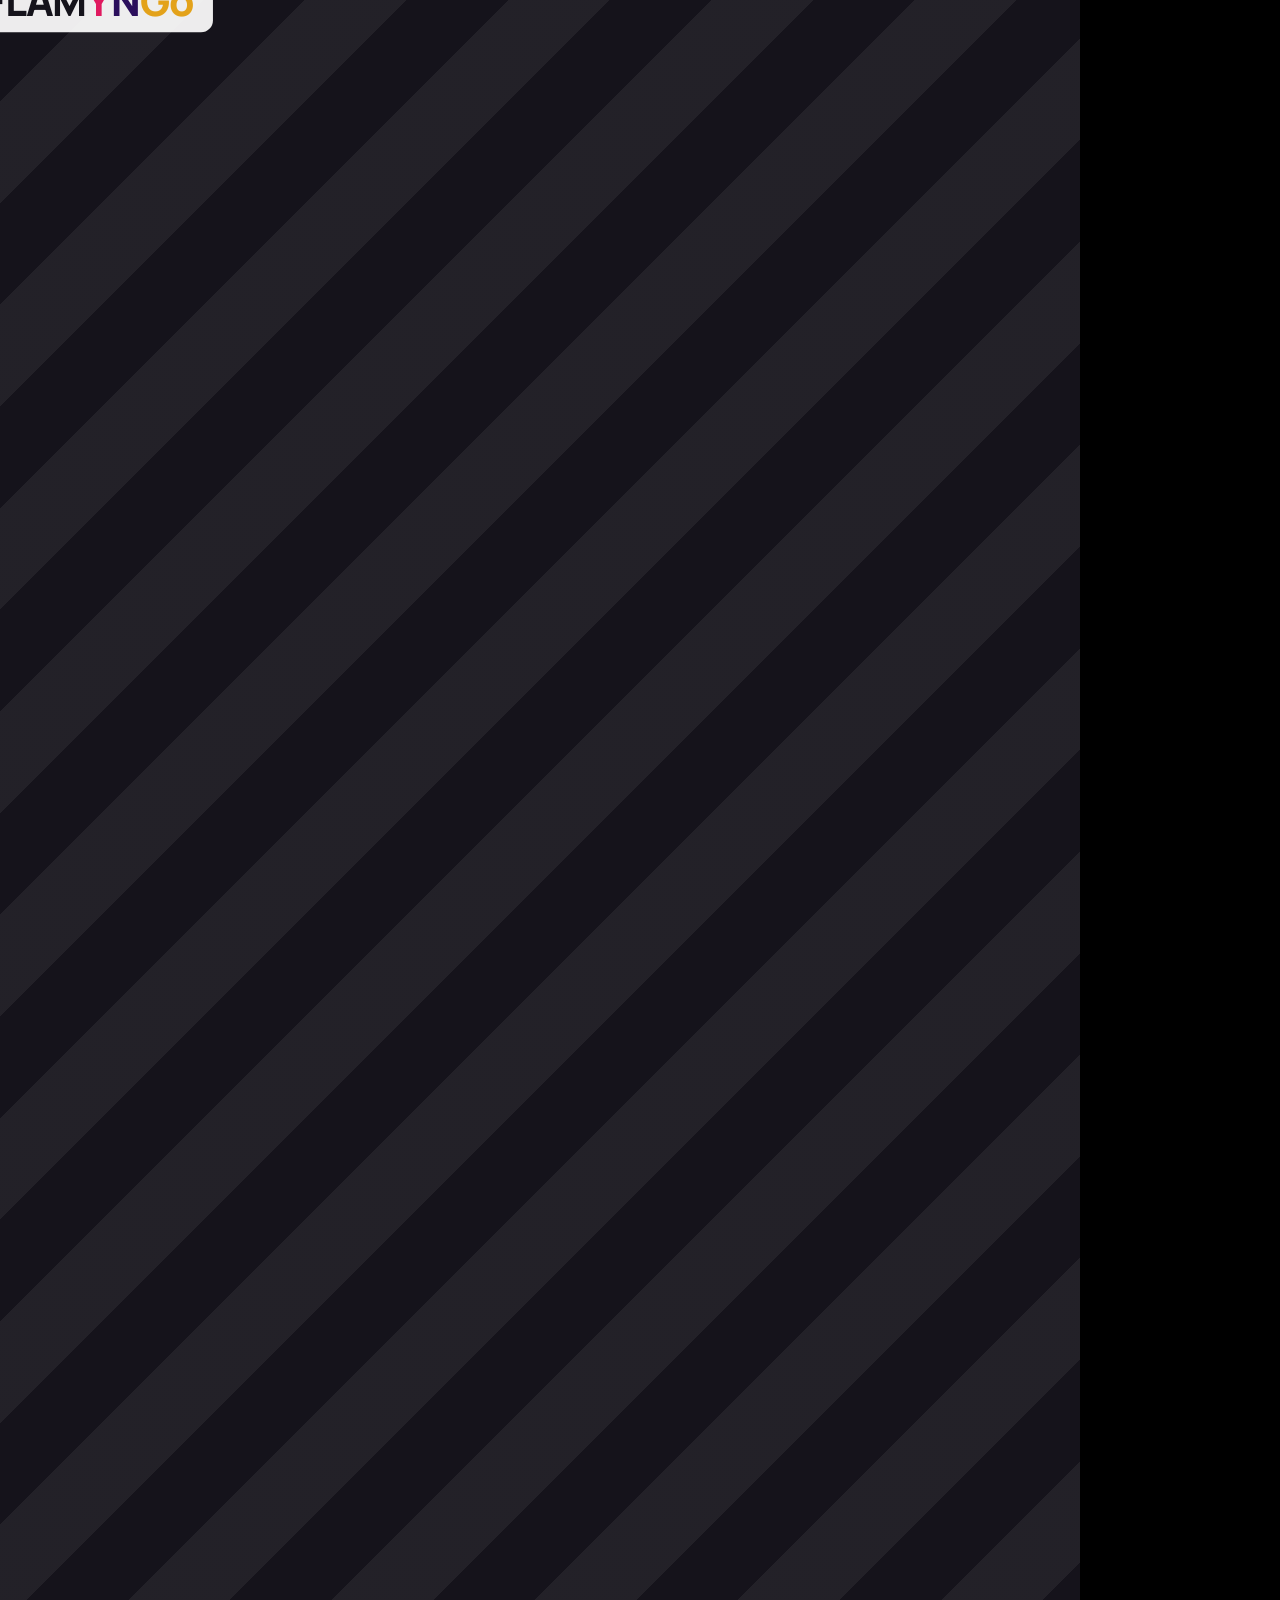
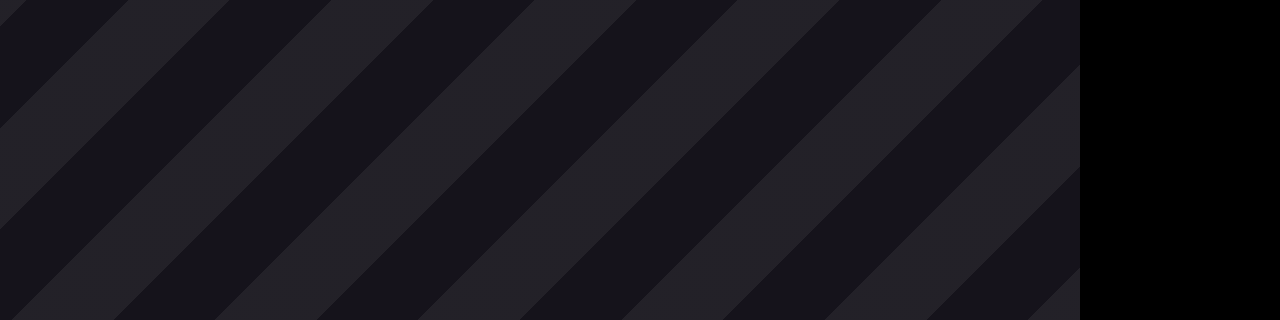
<file: video-src/tiktok.html>
<!doctype html>
<html lang="ms">
<head>
<meta charset="utf-8">
<title>FLAMYNGo TikTok — render source</title>
<!--
  Vertical 9:16 "energetic" cut. Same idea as film.html: every frame is a pure
  function of time via window.renderAt(seconds). All motion is locked to a
  128 BPM grid (BEAT = 0.46875 s) so it hits with the soundtrack from
  music.py tiktok. Keep key content inside the TikTok safe area:
  x 60–880, y 150–1480 (the app overlays the bottom and right edges).
-->
<link href="fonts/fonts.css" rel="stylesheet">
<style>
  :root {
    --ink: #15131b; --pink: #e0195f; --magenta: #d93c98; --purple: #6b3fd4; --navy: #2b0f5c;
    --gold: #e3a21a; --red: #e0342b; --green: #1fbf6a; --yellow: #ffd84d;
  }
  * { box-sizing: border-box; }
  html, body { margin: 0; background: #000; }
  #stage { position: relative; width: 1080px; height: 1920px; overflow: hidden; background: var(--ink); font-family: "DM Sans", sans-serif; color: #fff; }
  #cam { position: absolute; inset: 0; }
  .scene { position: absolute; inset: 0; display: none; overflow: hidden; }
  .abs { position: absolute; }
  .h { font-family: Manrope, sans-serif; font-weight: 800; letter-spacing: -.045em; line-height: .95; }
  .stripes { position: absolute; inset: -400px; background: repeating-linear-gradient(-45deg, rgba(255,255,255,.06) 0 60px, transparent 60px 120px); }
  .slam { position: absolute; left: 60px; right: 200px; text-transform: uppercase; }
  .tag { display: inline-block; padding: 10px 26px 16px; border-radius: 14px; }
  .sticker { position: absolute; font: 800 58px/1 Manrope; letter-spacing: -.03em; padding: 16px 28px; border-radius: 18px; color: #fff; box-shadow: 0 12px 0 rgba(0,0,0,.18); white-space: nowrap; }
  .stat { position: absolute; left: 60px; right: 200px; }
  .stat .n { font: 800 220px/.9 Manrope; letter-spacing: -.06em; }
  .stat .l { font: 700 44px/1.15 "DM Sans"; margin-top: 10px; }
  #flash { position: absolute; inset: 0; background: #fff; opacity: 0; z-index: 30; }
  #bug { position: absolute; left: 60px; top: 120px; z-index: 25; font: 800 34px/1 Manrope; letter-spacing: -.02em; padding: 10px 16px; border-radius: 10px; background: rgba(255,255,255,.92); color: var(--ink); }
  #bug i { font-style: normal; color: var(--pink); } #bug u { text-decoration: none; color: var(--navy); } #bug s { text-decoration: none; color: var(--gold); }
</style>
</head>
<body>
<div id="stage"><div id="cam">

  <!-- 1. HOOK -->
  <section class="scene" id="s-hook" style="background:var(--ink)">
    <div class="stripes" data-k="hStripes"></div>
    <div class="slam h" style="top:430px;font-size:170px" data-k="h1">Troli<br>ubat</div>
    <div class="slam h" style="top:800px;font-size:170px;color:var(--yellow)" data-k="h2">kat mana</div>
    <div class="slam h" style="top:1000px;font-size:150px" data-k="h3"><span class="tag" style="background:var(--pink)">sekarang?!</span></div>
    <div class="abs h" style="left:600px;top:180px;font-size:360px;color:var(--pink)" data-k="hq">?</div>
  </section>

  <!-- 2. PROBLEM -->
  <section class="scene" id="s-problem" style="background:var(--red)">
    <div class="stripes"></div>
    <div class="slam h" style="top:250px;font-size:92px" data-k="pT">Masalahnya:</div>
    <div class="stat" style="top:420px" data-k="p1"><div class="n">1–3×</div><div class="l">kesilapan ubat sebulan</div></div>
    <div class="stat" style="top:760px" data-k="p2"><div class="n">1–2×</div><div class="l">pecah / tumpah sebulan</div></div>
    <div class="stat" style="top:1100px" data-k="p3"><div class="n">&gt;15<span style="font-size:110px"> min</span></div><div class="l">semakan manual</div></div>
    <div class="abs h" style="left:470px;top:1290px;font-size:110px;background:var(--ink);padding:16px 30px 24px;border-radius:16px" data-k="pStamp">CUKUP.</div>
  </section>

  <!-- 3. INTRO / DROP -->
  <section class="scene" id="s-intro" style="background:#fff">
    <div class="slam h" style="top:520px;font-size:100px;color:var(--ink);text-align:center;right:60px" data-k="iK">Kenalkan…</div>
    <img src="../assets/flamyn-go-logo.png" class="abs" style="left:40px;top:640px;width:1000px" data-k="iLogo">
    <div class="abs h" style="left:60px;right:60px;top:1250px;text-align:center;font-size:62px;color:var(--ink)" data-k="iSub">Inovasi <span style="color:var(--pink)">Hospital Yan</span></div>
  </section>

  <!-- 4. PHYSICAL -->
  <section class="scene" id="s-physical" style="background:var(--pink)">
    <div class="stripes"></div>
    <div class="slam h" style="top:230px;font-size:110px" data-k="fT">Troli<br><span style="color:var(--yellow)">sistematik</span></div>
    <div class="abs" style="left:110px;top:520px;width:740px;height:858px;border-radius:28px;overflow:hidden;background:#fff;box-shadow:0 24px 0 rgba(0,0,0,.2)" data-k="fImg">
      <img src="../assets/physical/trolley-diagram-rendered.jpg" style="width:740px;display:block">
    </div>
    <div class="sticker" style="left:460px;top:760px;background:var(--ink)" data-k="fA">A · ORAL</div>
    <div class="sticker" style="left:460px;top:960px;background:var(--purple)" data-k="fB">B · IV</div>
    <div class="sticker" style="left:460px;top:1160px;background:var(--gold)" data-k="fC">C · CECAIR</div>
    <div class="abs" style="left:60px;right:200px;top:1400px;font:700 40px/1.2 'DM Sans'" data-k="fSpec">40 × 35 × 25 cm · dibina bersama KEDA</div>
  </section>

  <!-- 5. DIGITAL -->
  <section class="scene" id="s-digital" style="background:var(--purple)">
    <div class="stripes"></div>
    <div class="slam h" style="top:230px;font-size:120px" data-k="dT1">Imbas QR.</div>
    <div class="slam h" style="top:370px;font-size:92px;white-space:nowrap" data-k="dT2"><span class="tag" style="background:var(--yellow);color:var(--ink)">Wad terus tahu.</span></div>
    <div class="abs" style="left:300px;top:580px;width:520px" data-k="dPhone">
      <div style="background:#0d0b12;border-radius:56px;padding:18px;box-shadow:0 30px 0 rgba(0,0,0,.25)">
        <div style="border-radius:40px;overflow:hidden;background:#f7f7f5;height:596px"><img src="../assets/digital/ward-notification-ui.png" style="width:560px;display:block;margin:-46px 0 0 -38px"></div>
      </div>
    </div>
    <div class="sticker" style="left:60px;top:700px;background:var(--pink);font-size:44px" data-k="d1">1 · Troli dihantar</div>
    <div class="sticker" style="left:60px;top:880px;background:var(--ink);font-size:44px" data-k="d2">2 · Pengisian ubat selesai</div>
    <div class="sticker" style="left:60px;top:1060px;background:var(--green);font-size:44px" data-k="d3">3 · Troli telah diambil</div>
    <div class="abs h" style="left:60px;right:200px;top:1250px;font-size:64px;background:var(--ink);padding:18px 26px 24px;border-radius:16px" data-k="dEsc">15 min tiada respons? <span style="color:var(--yellow)">Auto peringatan.</span></div>
  </section>

  <!-- 6. LIVE -->
  <section class="scene" id="s-live" style="background:#0f0d14">
    <div class="stripes"></div>
    <div class="slam h" style="top:230px;font-size:100px" data-k="lT">Bukan konsep.</div>
    <div class="abs" style="left:60px;top:370px;display:flex;align-items:center;gap:22px;font:800 64px/1 Manrope;letter-spacing:.06em;background:var(--green);padding:18px 34px;border-radius:999px" data-k="lLive"><i data-k="lDot" style="width:30px;height:30px;border-radius:50%;background:#fff;display:block"></i>DAH LIVE</div>
    <div class="stat" style="top:560px" data-k="l1"><div class="n" style="color:var(--magenta)"><span data-k="v1">0</span>%</div><div class="l">pematuhan piagam ≤ 4 jam</div></div>
    <div class="stat" style="top:880px" data-k="l2"><div class="n" style="color:#9d7bff"><span data-k="v2">0</span></div><div class="l">rekod pergerakan troli</div></div>
    <div class="stat" style="top:1200px" data-k="l3"><div class="n" style="color:var(--gold)"><span data-k="v3">0</span>+</div><div class="l">wad / unit terlibat</div></div>
    <div class="abs" style="left:60px;top:1500px;font:500 30px 'DM Sans';opacity:.7" data-k="lSrc">Data awal fasa pilot · 15–21 Ogos 2026</div>
  </section>

  <!-- 7. OUTRO -->
  <section class="scene" id="s-outro" style="background:#fff;color:var(--ink)">
    <div class="slam h" style="top:300px;font-size:190px" data-k="o1">Connect.</div>
    <div class="slam h" style="top:490px;font-size:190px;color:var(--magenta)" data-k="o2">Alert.</div>
    <div class="slam h" style="top:680px;font-size:190px" data-k="o3">Move.</div>
    <img src="../assets/flamyn-go-logo.png" class="abs" style="left:90px;top:900px;width:900px" data-k="oLogo">
    <div class="abs" style="left:60px;right:60px;top:1390px;text-align:center;font:700 40px/1.4 'DM Sans'" data-k="oFoot">KIK 2026 · Hospital Yan<br><span style="color:var(--purple)">adzry.github.io/FLAMYNGo</span></div>
  </section>

  <div id="bug">FLAM<i>Y</i><u>N</u><s>Go</s></div>
</div><div id="flash"></div></div>

<script>
(function () {
  var K = {};
  document.querySelectorAll("[data-k]").forEach(function (el) { K[el.getAttribute("data-k")] = el; });
  var BEAT = 60 / 128;

  function clamp(x) { return x < 0 ? 0 : x > 1 ? 1 : x; }
  function prog(t, a, b) { return clamp((t - a) / (b - a)); }
  function out3(x) { return 1 - Math.pow(1 - x, 3); }
  function back(x) { var c = 2.2; return 1 + (c + 1) * Math.pow(x - 1, 3) + c * Math.pow(x - 1, 2); }
  function set(k, css) { var el = K[k]; for (var p in css) el.style[p] = css[p]; }
  // everything below is timed in beats (b), not seconds
  function slam(k, b, at, rot) { // big text slams down from 1.7x
    var p = prog(b, at, at + .35);
    set(k, { opacity: p > 0 ? 1 : 0, transform: "scale(" + (1 + .7 * Math.pow(1 - p, 3)) + ") rotate(" + (rot || 0) + "deg)", transformOrigin: "left center" });
  }
  function pop(k, b, at, rot) {
    var p = back(prog(b, at, at + .45));
    set(k, { opacity: clamp(p * 2), transform: "scale(" + Math.max(0, p) + ") rotate(" + (rot || 0) + "deg)" });
  }
  function slideUp(k, b, at, dist) {
    var p = out3(prog(b, at, at + .6));
    set(k, { opacity: p > 0 ? 1 : 0, transform: "translateY(" + (1 - p) * (dist || 1400) + "px)" });
  }
  function count(k, b, at, to) { K[k].textContent = Math.round(to * out3(prog(b, at, at + 1.6))); }
  // screen shake that decays after each hit (list of beats)
  function shake(b, hits) {
    var s = 0; hits.forEach(function (h) { if (b >= h) s = Math.max(s, Math.exp(-(b - h) * 7)); });
    return { x: Math.sin(b * 41) * 18 * s, y: Math.cos(b * 37) * 14 * s };
  }

  var SCENES = {
    hook: { id: "s-hook", beats: 8, hits: [0, 2, 4, 6], render: function (b) {
      K.hStripes.style.transform = "translateX(" + (b * 30 % 170) + "px)";
      slam("h1", b, 0); slam("h2", b, 2); slam("h3", b, 4, -3);
      pop("hq", b, 6, 12 + Math.sin(b * 6) * 6);
    } },
    problem: { id: "s-problem", beats: 8, hits: [1, 3, 5, 6.5], render: function (b) {
      slam("pT", b, 0);
      slideUp("p1", b, 1, 900); slideUp("p2", b, 3, 900); slideUp("p3", b, 5, 900);
      pop("pStamp", b, 6.5, -8);
    } },
    intro: { id: "s-intro", beats: 4, hits: [2], render: function (b) { // logo lands on the music drop
      var k = prog(b, 0, .3); set("iK", { opacity: b < 2 ? k : 0, transform: "scale(" + (.9 + .1 * k + .05 * prog(b, 0, 2)) + ")" });
      var p = back(prog(b, 2, 2.5));
      set("iLogo", { opacity: b >= 2 ? 1 : 0, transform: "scale(" + (b >= 2 ? .4 + .6 * p : 0) + ")" });
      slideUp("iSub", b, 3, 300);
    } },
    physical: { id: "s-physical", beats: 8, hits: [0, 2, 3, 4], render: function (b) {
      slam("fT", b, 0);
      var p = out3(prog(b, .5, 1.3));
      set("fImg", { opacity: p > 0 ? 1 : 0, transform: "translateY(" + (1 - p) * 1400 + "px) rotate(" + (-2 * p) + "deg) scale(" + (1 + .04 * prog(b, 1.3, 8)) + ")" });
      pop("fA", b, 2, -4); pop("fB", b, 3, 3); pop("fC", b, 4, -3);
      slideUp("fSpec", b, 5.5, 200);
    } },
    digital: { id: "s-digital", beats: 8, hits: [0, 1, 3, 4, 5], render: function (b) {
      slam("dT1", b, 0); slam("dT2", b, 1, -2);
      var p = out3(prog(b, 1.5, 2.3));
      set("dPhone", { opacity: p > 0 ? 1 : 0, transform: "translateY(" + (1 - p) * 1400 + "px) rotate(" + (4 * p) + "deg)" });
      pop("d1", b, 3, -2); pop("d2", b, 4, 2); pop("d3", b, 5, -1);
      slideUp("dEsc", b, 6, 400);
    } },
    live: { id: "s-live", beats: 8, hits: [0, 1, 3, 5], render: function (b) {
      slam("lT", b, 0); pop("lLive", b, 1);
      K.lDot.style.opacity = .35 + .65 * Math.abs(Math.cos(b * Math.PI / 2));
      slideUp("l1", b, 2, 700); count("v1", b, 2, 100);
      slideUp("l2", b, 3.5, 700); count("v2", b, 3.5, 62);
      slideUp("l3", b, 5, 700); count("v3", b, 5, 6);
      slideUp("lSrc", b, 6, 100);
    } },
    outro: { id: "s-outro", beats: 8, hits: [0, 1, 2, 4], render: function (b) {
      slam("o1", b, 0); slam("o2", b, 1); slam("o3", b, 2);
      var p = back(prog(b, 4, 4.6));
      set("oLogo", { opacity: b >= 4 ? 1 : 0, transform: "scale(" + (b >= 4 ? .5 + .5 * p : 0) + ")" });
      slideUp("oFoot", b, 5, 200);
    } }
  };
  var TL = ["hook", "problem", "intro", "physical", "digital", "live", "outro"];
  var totalBeats = TL.reduce(function (s, n) { return s + SCENES[n].beats; }, 0);
  window.DURATION = totalBeats * BEAT;

  window.renderAt = function (T) {
    var B = T / BEAT, start = 0, name = TL[TL.length - 1];
    for (var i = 0; i < TL.length; i++) {
      if (B < start + SCENES[TL[i]].beats) { name = TL[i]; break; }
      if (i < TL.length - 1) start += SCENES[TL[i]].beats;
    }
    var sc = SCENES[name], b = B - start;
    document.querySelectorAll(".scene").forEach(function (s) { s.style.display = "none"; });
    var el = document.getElementById(sc.id); el.style.display = "block";
    sc.render(b);

    // camera: zoom-through on the cut, beat pulse, shake on hits
    var inZoom = 1 + .18 * Math.pow(1 - prog(b, 0, .5), 3);
    var pulse = name === "outro" && b > 6 ? 0 : .018 * Math.exp(-(B % 1) * 8);
    var sh = shake(b, sc.hits);
    document.getElementById("cam").style.transform = "translate(" + sh.x + "px," + sh.y + "px) scale(" + (inZoom + pulse) + ")";
    // white flash on every cut
    document.getElementById("flash").style.opacity = start > 0 ? Math.max(0, 1 - b / .35) * .9 : 0;
    document.getElementById("bug").style.opacity = name === "intro" || name === "outro" ? 0 : 1;
  };
  window.renderAt(0);
})();
</script>
</body>
</html>
</file>
<file: style.css>
:root {
  --ink: #15131b;
  --ink-soft: #5c5566;
  --ink-faint: #9691a0;
  --paper: #ffffff;
  --surface: #faf9fb;
  --line: rgba(21, 19, 27, 0.10);
  --line-strong: rgba(21, 19, 27, 0.18);
  --magenta: #d93c98;
  --purple: #6b3fd4;
  --gold: #d9a02c;
  --radius-sm: 6px;
  --radius-md: 12px;
  --content-w: 720px;
  --sidebar-w: 272px;
  --sidebar-w-tablet: 84px;
  --topbar-h: 64px;
}

* { box-sizing: border-box; }
html { scroll-behavior: smooth; }
body {
  margin: 0;
  color: var(--ink);
  background: var(--paper);
  font-family: "DM Sans", system-ui, sans-serif;
  line-height: 1.65;
}

a { color: inherit; text-decoration: none; }
button { font: inherit; }
h1, h2, h3 { font-family: Manrope, sans-serif; letter-spacing: -.03em; line-height: 1.08; margin: 0; }
img { max-width: 100%; display: block; }

.sr-only {
  position: absolute; width: 1px; height: 1px; padding: 0; margin: -1px;
  overflow: hidden; clip: rect(0,0,0,0); white-space: nowrap; border: 0;
}
.skip-link {
  position: absolute; left: -999px; top: 0; z-index: 100;
  background: var(--ink); color: #fff; padding: 10px 16px; border-radius: 0 0 8px 0;
}
.skip-link:focus { left: 0; }

.accent { color: var(--magenta); }
.footnote { margin: 22px 0 0; color: var(--ink-faint); font-size: .78rem; line-height: 1.5; }

/* ---------- Evidence figures ---------- */
.figure { margin: 0; }
.figure img { width: 100%; display: block; border: 1px solid var(--line-strong); border-radius: var(--radius-md); }
.figure-cap { margin: 12px 2px 0; display: flex; align-items: baseline; gap: 10px; }
.figure-cap-label { flex: 0 0 auto; font-size: .64rem; font-weight: 800; letter-spacing: .12em; text-transform: uppercase; color: var(--purple); }
.figure-cap-text { margin: 0; font-size: .8rem; color: var(--ink-faint); }

/* Conceptual information-graphic placeholder: an editorial diagram standing
   in for a missing photograph, explicitly labeled as such so it can never
   be mistaken for photographic evidence. */
.concept-figure {
  display: flex; flex-direction: column; align-items: center; gap: 16px;
  border: 1px dashed var(--line-strong); border-radius: var(--radius-md);
  background: var(--surface); padding: 34px 28px;
}
.concept-figure-kicker { margin: 0; font-size: .64rem; font-weight: 800; letter-spacing: .14em; text-transform: uppercase; color: var(--ink-faint); }
.concept-flow { display: flex; flex-direction: column; align-items: center; gap: 6px; }
.concept-step {
  font-size: .82rem; font-weight: 700; color: var(--ink-soft); padding: 9px 18px;
  border: 1px solid var(--line-strong); border-radius: 999px; background: var(--paper);
}
.concept-step--uncertain { color: var(--magenta); border-color: var(--magenta); border-style: dashed; }
.concept-arrow { color: var(--ink-faint); font-size: .8rem; line-height: 1; }
.concept-figure-caption { margin: 0; font-size: .64rem; font-weight: 800; letter-spacing: .1em; text-transform: uppercase; color: var(--ink-faint); }

/* Before/after framework: ready for real post-implementation data, but
   deliberately renders "after" as pending rather than implying a result. */
.before-after-figure {
  display: flex; align-items: stretch; gap: 18px;
  border: 1px dashed var(--line-strong); border-radius: var(--radius-md);
  background: var(--surface); padding: 26px 28px;
}
.ba-col { flex: 1; display: flex; flex-direction: column; justify-content: center; gap: 6px; }
.ba-col-label { margin: 0; font-size: .64rem; font-weight: 800; letter-spacing: .14em; text-transform: uppercase; color: var(--ink-faint); }
.ba-col-value { margin: 0; font-family: Manrope, sans-serif; font-weight: 700; font-size: .98rem; color: var(--ink); }
.ba-col--pending .ba-col-value { color: var(--ink-faint); font-style: italic; font-weight: 600; }
.ba-arrow { display: flex; align-items: center; color: var(--ink-faint); font-size: 1.1rem; }
@media (max-width: 480px) {
  .before-after-figure { flex-direction: column; }
  .ba-arrow { transform: rotate(90deg); align-self: center; }
}

/* Empty chart framework: axis + guide columns only, no bars or values, so
   the structure reads as "measurement in progress" rather than a result. */
.chart-framework {
  margin-top: 36px; border: 1px dashed var(--line-strong); border-radius: var(--radius-md);
  background: var(--surface); padding: 20px 22px 16px; color: var(--ink-faint);
}
.chart-framework svg { display: block; width: 100%; height: auto; }
.chart-framework-label { display: block; margin-top: 10px; font-size: .64rem; font-weight: 800; letter-spacing: .1em; text-transform: uppercase; }

/* ---------- Topbar (mobile) ---------- */
.topbar {
  position: fixed; inset: 0 0 auto 0; height: var(--topbar-h); z-index: 40;
  display: flex; align-items: center; justify-content: space-between;
  padding: 0 18px; background: rgba(255,255,255,.92); backdrop-filter: none;
  border-bottom: 1px solid var(--line);
}
.topbar-brand img { height: 30px; width: auto; }
.nav-toggle {
  width: 38px; height: 38px; display: flex; flex-direction: column; align-items: center; justify-content: center; gap: 5px;
  background: none; border: 1px solid var(--line-strong); border-radius: var(--radius-sm); cursor: pointer;
}
.nav-toggle span { width: 16px; height: 2px; background: var(--ink); display: block; }

.drawer-backdrop {
  position: fixed; inset: 0; background: rgba(21,19,27,.35); z-index: 45;
  opacity: 0; pointer-events: none; transition: opacity .25s ease;
}
.drawer-backdrop.is-visible { opacity: 1; pointer-events: auto; }

/* ---------- Sidebar ---------- */
.sidebar {
  position: fixed; top: 0; left: 0; bottom: 0; width: min(300px, 84vw); z-index: 50;
  background: var(--paper); border-right: 1px solid var(--line);
  padding: 28px 22px 22px; display: flex; flex-direction: column;
  transform: translateX(-100%); transition: transform .3s ease;
  overflow-y: auto;
}
.sidebar.is-open { transform: translateX(0); }
.sidebar-brand img { height: 40px; width: auto; margin-bottom: 22px; }
.sidebar-kicker {
  margin: 0 0 26px; font-size: .68rem; font-weight: 700; letter-spacing: .12em;
  text-transform: uppercase; color: var(--ink-faint);
}
.sidebar-nav { display: flex; flex-direction: column; gap: 2px; flex: 1; }
.sidebar-nav a {
  display: flex; align-items: baseline; gap: 12px; padding: 9px 8px; border-radius: var(--radius-sm);
  color: var(--ink-soft); font-size: .88rem; font-weight: 600; position: relative;
}
.sidebar-nav a:hover { color: var(--ink); background: var(--surface); }
.sidebar-nav a.is-active { color: var(--ink); }
.sidebar-nav a.is-active::before {
  content: ""; position: absolute; left: -22px; top: 8px; bottom: 8px; width: 3px;
  background: linear-gradient(var(--magenta), var(--purple)); border-radius: 3px;
}
.nav-num { font-size: .68rem; font-weight: 700; color: var(--ink-faint); font-variant-numeric: tabular-nums; }
.sidebar-nav a.is-active .nav-num { color: var(--magenta); }
.sidebar-footer {
  margin: 22px 0 0; padding-top: 18px; border-top: 1px solid var(--line);
  font-size: .72rem; color: var(--ink-faint); line-height: 1.5;
}

@media (min-width: 860px) {
  .topbar, .nav-toggle, .drawer-backdrop { display: none; }
  .sidebar { transform: translateX(0); width: var(--sidebar-w-tablet); padding: 24px 12px; }
  .sidebar-kicker, .nav-label, .sidebar-footer { display: none; }
  .sidebar-brand img { height: 26px; margin: 0 0 20px; }
  .sidebar-nav a { flex-direction: column; align-items: center; gap: 2px; padding: 10px 4px; text-align: center; }
  .sidebar-nav a.is-active::before { left: 2px; right: 2px; top: auto; bottom: -2px; height: 3px; width: auto; }
  main { margin-left: var(--sidebar-w-tablet); }
}

@media (min-width: 1180px) {
  .sidebar { width: var(--sidebar-w); padding: 34px 26px; }
  .sidebar-kicker, .nav-label, .sidebar-footer { display: block; }
  .sidebar-brand img { height: 38px; margin: 0 0 22px; }
  .sidebar-nav a { flex-direction: row; align-items: baseline; gap: 12px; padding: 9px 8px; text-align: left; }
  .sidebar-nav a.is-active::before { left: -22px; right: auto; top: 8px; bottom: 8px; width: 3px; height: auto; }
  main { margin-left: var(--sidebar-w); }
}

/* ---------- Main / sections ---------- */
main { padding-top: var(--topbar-h); }
@media (min-width: 860px) { main { padding-top: 0; } }

.section {
  max-width: var(--content-w); margin: 0 auto; padding: 84px 24px;
  border-bottom: 1px solid var(--line);
  opacity: 0; transform: translateY(18px); transition: opacity .6s ease, transform .6s ease;
}
.section.is-visible { opacity: 1; transform: none; }
.site-end { border-bottom: none; }
.section:last-of-type { border-bottom: none; }

.eyebrow {
  display: flex; align-items: center; gap: 10px; margin: 0 0 20px;
  font-size: .72rem; font-weight: 700; letter-spacing: .14em; text-transform: uppercase; color: var(--ink-faint);
}
.eyebrow-num { color: var(--magenta); font-variant-numeric: tabular-nums; }
h2 { font-size: clamp(2.1rem, 4.4vw, 3.2rem); font-weight: 800; }
.section-intro { max-width: 560px; margin: 26px 0 0; color: var(--ink-soft); font-size: 1.02rem; }
.row-kicker { margin: 0 0 6px; font-size: .68rem; font-weight: 800; letter-spacing: .12em; text-transform: uppercase; color: var(--purple); }

/* Shared process-flow motif: reused in Problem (old workflow), Innovation
   (connected workflow) and Replicability (how the concept travels). */
.flow-line { display: flex; flex-wrap: wrap; align-items: center; gap: 8px 12px; margin: 0; }
.flow-line .flow-step {
  font-size: .78rem; font-weight: 700; letter-spacing: .03em; color: var(--ink);
  padding: 7px 13px; border: 1px solid var(--line-strong); border-radius: 999px;
}
.flow-line .flow-arrow { color: var(--ink-faint); font-size: .8rem; }
.pull-quote {
  margin: 26px 0 0; max-width: 640px; font-family: Manrope, sans-serif; font-weight: 700;
  font-size: clamp(1.3rem, 2.4vw, 1.7rem); letter-spacing: -.01em; line-height: 1.32; color: var(--ink);
}
.pull-quote--pending { font-weight: 600; font-size: 1.05rem; color: var(--ink-faint); font-style: italic; }

/* ---------- Hero ---------- */
/* Strict vertical stack: logo -> video showcase -> headline/text. No 2-column
   grid at any viewport - .hero-grid is a plain centered flex column. */
.hero-section { max-width: 1120px; padding-top: 96px; }
.hero-grid { display: flex; flex-direction: column; align-items: center; gap: 40px; }
.hero-logo { width: min(220px, 60%); margin: 0; }
@media (min-width: 1180px) {
  .hero-section { max-width: 1240px; }
  .hero-logo { width: min(240px, 60%); }
}

.hero-text { width: 100%; max-width: var(--content-w); min-width: 0; }
.hero-kicker {
  margin: 0 0 22px; font-size: .78rem; font-weight: 700; letter-spacing: .1em; text-transform: uppercase;
  color: var(--ink-soft);
}
.hero-headline { font-size: clamp(3.2rem, 7vw, 5.6rem); font-weight: 800; letter-spacing: -.04em; margin-bottom: 26px; overflow-wrap: anywhere; }
.hero-headline em { color: var(--magenta); font-style: normal; }
.hero-subline { margin: 0 0 28px; font-size: .95rem; font-weight: 600; letter-spacing: .04em; text-transform: uppercase; color: var(--ink-faint); }
.hero-subline span { text-transform: none; letter-spacing: 0; display: block; font-weight: 500; margin-top: 2px; }
.hero-descriptor { max-width: 520px; margin: 22px 0 0; font-family: Manrope, sans-serif; font-weight: 700; font-size: 1.15rem; letter-spacing: -.01em; color: var(--ink); }
.hero-lead { max-width: 560px; font-size: 1.1rem; color: var(--ink-soft); margin: 14px 0 34px; }
.hero-lead strong { color: var(--ink); }
.hero-actions { display: flex; flex-wrap: wrap; align-items: center; gap: 18px 28px; }
.hero-watch {
  display: inline-flex; align-items: center; gap: 12px; padding: 10px 20px 10px 10px; border: 0; border-radius: 999px;
  background: var(--ink); color: #fff; font-weight: 700; font-size: .92rem; cursor: pointer;
  transition: transform .2s ease, box-shadow .2s ease;
}
.hero-watch:hover, .hero-watch:focus-visible { transform: translateY(-1px); box-shadow: 0 10px 26px rgba(107,63,212,.28); outline: none; }
.hero-watch-icon {
  width: 34px; height: 34px; border-radius: 50%; display: grid; place-items: center;
  background: linear-gradient(135deg, var(--magenta), var(--purple));
}
.hero-watch-icon svg { width: 16px; height: 16px; margin-left: 2px; }
.hero-watch-len { font-weight: 500; color: rgba(255,255,255,.62); }
.hero-cta { display: inline-flex; align-items: center; gap: 12px; font-weight: 700; font-size: .92rem; color: var(--ink); border-bottom: 2px solid var(--ink); padding-bottom: 4px; }

/* ---------- Hero video showcase ---------- */
.hero-showcase { min-width: 0; width: 100%; max-width: 640px; margin: 0 auto; }
@media (min-width: 1180px) {
  .hero-showcase { max-width: 720px; }
}
.showcase-viewport { overflow: hidden; border-radius: var(--radius-md); }
.showcase-track {
  display: flex; scroll-snap-type: x mandatory; overflow-x: auto; scrollbar-width: none;
  cursor: grab; border-radius: var(--radius-md); scroll-behavior: smooth;
}
.showcase-track::-webkit-scrollbar { display: none; }
.showcase-track.is-dragging { cursor: grabbing; scroll-snap-type: none; }
.showcase-slide {
  flex: 0 0 100%; scroll-snap-align: start; position: relative; aspect-ratio: 3 / 2;
  border: 1px solid var(--line-strong); border-radius: var(--radius-md); overflow: hidden;
  background: var(--surface);
}
.showcase-poster { width: 100%; height: 100%; object-fit: cover; -webkit-user-drag: none; user-select: none; }
video.showcase-poster { background: #f5f0e6; }
.showcase-badge {
  position: absolute; top: 14px; left: 14px; z-index: 2; padding: 6px 12px; border-radius: 999px;
  background: rgba(21,19,27,.55); backdrop-filter: blur(6px); color: #fff;
  font-size: .62rem; font-weight: 700; letter-spacing: .06em; text-transform: uppercase;
}
.showcase-play {
  position: absolute; top: 50%; left: 50%; transform: translate(-50%, -50%); z-index: 2;
  width: 62px; height: 62px; border-radius: 50%; display: grid; place-items: center;
  background: rgba(21,19,27,.5); backdrop-filter: blur(4px); border: 1.5px solid rgba(255,255,255,.7);
  color: #fff; cursor: pointer; transition: transform .25s ease, box-shadow .25s ease, background .25s ease;
}
.showcase-play svg { margin-left: 3px; }
.showcase-play:hover, .showcase-play:focus-visible {
  transform: translate(-50%, -50%) scale(1.1);
  background: linear-gradient(135deg, var(--magenta), var(--purple));
  box-shadow: 0 0 0 10px rgba(217,60,152,.16);
  outline: none;
}
.showcase-caption {
  position: absolute; left: 0; right: 0; bottom: 0; z-index: 2; padding: 34px 16px 16px;
  background: linear-gradient(to top, rgba(15,13,20,.82), rgba(15,13,20,0));
}
.showcase-title { margin: 0; color: #fff; font-family: Manrope, sans-serif; font-weight: 700; font-size: .98rem; }
.showcase-subtitle { margin: 4px 0 0; color: rgba(255,255,255,.78); font-size: .76rem; line-height: 1.4; }
.showcase-dots { display: flex; justify-content: center; gap: 8px; margin-top: 16px; }
.showcase-dots button {
  width: 7px; height: 7px; padding: 0; border-radius: 50%; border: none; background: var(--line-strong);
  cursor: pointer; transition: background .2s ease, transform .2s ease;
}
.showcase-dots button.is-active { background: linear-gradient(135deg, var(--magenta), var(--purple)); transform: scale(1.3); }

/* ---------- Video modal ---------- */
.video-modal { position: fixed; inset: 0; z-index: 200; display: grid; place-items: center; padding: 24px; }
.video-modal[hidden] { display: none; }
.video-modal-backdrop { position: absolute; inset: 0; background: rgba(15,13,20,.78); }
.video-modal-panel {
  position: relative; z-index: 1; width: min(880px, 100%); aspect-ratio: 16 / 9; border-radius: var(--radius-md);
  overflow: hidden; background: #0f0d14; box-shadow: 0 30px 80px rgba(0,0,0,.4);
}
.video-modal-close {
  position: absolute; top: 12px; right: 12px; z-index: 2; width: 38px; height: 38px; border-radius: 50%;
  /* Solid dark regardless of content behind it - a translucent-white button
     disappears against a light preview image (vs. always-dark video). */
  background: rgba(15,13,20,.6); backdrop-filter: blur(4px); border: 1px solid rgba(255,255,255,.3);
  color: #fff; cursor: pointer; display: grid; place-items: center; transition: background .2s ease;
}
.video-modal-close:hover { background: rgba(255,255,255,.2); }
.video-modal-body { width: 100%; height: 100%; display: grid; place-items: center; }
.video-modal-body iframe, .video-modal-body video { width: 100%; height: 100%; border: 0; display: block; }
/* No video source yet: show the real preview image at full size, honestly
   labeled, instead of a loading state implying footage is on its way. */
.video-modal-panel:has(.preview-full) { aspect-ratio: auto; width: auto; max-width: min(920px, 100%); max-height: 86vh; background: #14121a; }
.preview-full { display: flex; flex-direction: column; max-height: 86vh; }
.preview-full img { display: block; width: 100%; max-height: 70vh; object-fit: contain; background: #0f0d14; }
.preview-full-cap { padding: 18px 22px 22px; }
.preview-full-cap p { margin: 4px 0 0; color: rgba(255,255,255,.68); font-size: .84rem; }
.preview-full-title { margin: 0 !important; color: #fff; font-weight: 700; font-family: Manrope, sans-serif; font-size: 1.02rem; }

@media (min-width: 640px) {
  .showcase-slide { aspect-ratio: 16 / 9; }
}

@media (min-width: 900px) {
  .hero-logo { width: min(260px, 60%); }
}

/* ---------- Problem ---------- */
.problem-list { margin-top: 54px; display: flex; flex-direction: column; gap: 34px; }
.problem-row { display: grid; grid-template-columns: 40px 1fr; gap: 18px; padding-top: 28px; border-top: 1px solid var(--line); }
.problem-row:first-child { border-top: none; padding-top: 0; }
.row-num { font-family: Manrope, sans-serif; font-weight: 800; font-size: 1rem; color: var(--ink-faint); }
.problem-row h3 { font-size: 1.3rem; font-weight: 700; margin-bottom: 8px; }
.problem-row p { margin: 0; color: var(--ink-soft); max-width: 520px; }

.problem-flow-kicker { margin-top: 36px; }
.problem-figure { margin-top: 50px; max-width: 460px; }
.baseline-label { margin-top: 44px; }
.stat-row { display: grid; grid-template-columns: repeat(3, 1fr); gap: 20px; margin-top: 14px; padding-top: 30px; border-top: 1px solid var(--line-strong); }
.stat strong { display: block; font-family: Manrope, sans-serif; font-size: 2.1rem; font-weight: 800; letter-spacing: -.03em; }
.stat span { display: block; margin-top: 4px; color: var(--ink-faint); font-size: .78rem; }

/* ---------- Innovation ---------- */
.innovation-statement { margin-bottom: 50px; }
.innovation-split { display: grid; grid-template-columns: 1fr auto 1fr; gap: 26px; align-items: center; }
.innovation-block h3 { font-size: 1.4rem; margin-bottom: 10px; }
.innovation-block p { margin: 0; color: var(--ink-soft); }
.innovation-join { font-family: Manrope, sans-serif; font-size: 1.6rem; font-weight: 800; color: var(--ink-faint); }
.innovation-connector {
  margin-top: 46px; padding-top: 40px; border-top: 1px solid var(--line);
  text-align: center; font-family: Manrope, sans-serif; font-size: 1.5rem; font-weight: 800; line-height: 1;
}
.innovation-connector span { background: linear-gradient(135deg, var(--magenta), var(--purple)); -webkit-background-clip: text; background-clip: text; color: transparent; }
.innovation-flow-kicker { margin-top: 14px; text-align: center; }
.innovation-flow { justify-content: center; }
@media (max-width: 640px) {
  .innovation-split { grid-template-columns: 1fr; text-align: left; }
  .innovation-join { display: none; }
}

/* ---------- Physical ---------- */
.physical-figures { margin-top: 50px; display: grid; grid-template-columns: 1.6fr 1fr; gap: 28px; align-items: start; }
.figure--secondary img { opacity: .92; }
.figure--secondary .figure-cap-label { color: var(--ink-faint); }
@media (max-width: 760px) { .physical-figures { grid-template-columns: 1fr; } }
.physical-categories { margin-top: 54px; padding-top: 40px; border-top: 1px solid var(--line); display: grid; grid-template-columns: repeat(3, 1fr); gap: 30px; }
.category-row { display: grid; grid-template-columns: 40px 1fr; gap: 16px; }
.cat-letter { width: 36px; height: 36px; display: grid; place-items: center; border: 1px solid var(--line-strong); border-radius: 50%; font-family: Manrope, sans-serif; font-weight: 800; font-size: .85rem; }
.category-row h3 { font-size: 1.05rem; margin-bottom: 5px; }
.category-row p { margin: 0; color: var(--ink-soft); font-size: .92rem; }
@media (max-width: 760px) { .physical-categories { grid-template-columns: 1fr; } }

/* ---------- Digital workflow ---------- */
.workflow { display: grid; grid-template-columns: 1fr auto 1fr auto 1fr; gap: 14px; align-items: start; margin-top: 54px; }
.workflow-step { text-align: center; }
.workflow-num {
  display: inline-grid; place-items: center; width: 34px; height: 34px; margin-bottom: 14px;
  border: 1px solid var(--ink); border-radius: 50%; font-weight: 800; font-family: Manrope, sans-serif; font-size: .9rem;
}
.workflow-step h3 { font-size: 1.05rem; margin-bottom: 8px; }
.workflow-step p { margin: 0; color: var(--ink-soft); font-size: .88rem; }
.workflow-line { height: 1px; background: var(--line-strong); margin-top: 17px; }
.digital-grid { margin: 54px 0 0; padding-top: 26px; border-top: 1px solid var(--line); display: grid; grid-template-columns: 1fr 1.2fr; gap: 42px; align-items: center; }
.workflow-details { list-style: none; margin: 0; padding: 0; display: flex; flex-direction: column; gap: 14px; }
.workflow-details li { color: var(--ink-soft); padding-left: 20px; position: relative; }
.workflow-details li::before { content: "—"; position: absolute; left: 0; color: var(--ink-faint); }
.workflow-details strong { color: var(--ink); }
.digital-figure { width: 100%; max-width: 440px; margin: 0 auto; }
@media (max-width: 640px) {
  .workflow { grid-template-columns: 1fr; text-align: left; }
  .workflow-line { display: none; }
  .digital-grid { grid-template-columns: 1fr; gap: 36px; }
}

/* ---------- Live system ---------- */
.live-figure { margin-top: 50px; }
.live-figure--second { margin-top: 28px; }
.live-figure img { box-shadow: 0 24px 60px rgba(21,19,27,.14); }
.live-grid { display: grid; grid-template-columns: repeat(2, 1fr); gap: 1px; background: var(--line); border: 1px solid var(--line); margin-top: 40px; border-radius: var(--radius-md); overflow: hidden; }
.live-card { background: #fff; padding: 26px; }
.live-card:last-child { grid-column: 1 / -1; }
.live-card h3 { font-size: 1rem; margin-bottom: 8px; }
.live-card p { margin: 0; color: var(--ink-soft); font-size: .9rem; }
@media (max-width: 640px) { .live-grid { grid-template-columns: 1fr; } }

/* ---------- Impact ---------- */
.impact-figure { margin-top: 50px; max-width: 520px; }
.impact-result-kicker { margin-top: 32px; }
.impact-row { display: grid; grid-template-columns: repeat(3, 1fr); gap: 24px; margin-top: 16px; }
.impact-stat { padding-top: 24px; border-top: 2px solid var(--ink); }
.impact-stat strong { display: block; font-family: Manrope, sans-serif; font-size: clamp(2.4rem, 5vw, 3.4rem); font-weight: 800; background: linear-gradient(135deg, var(--magenta), var(--purple)); -webkit-background-clip: text; background-clip: text; color: transparent; }
.impact-stat span { display: block; margin-top: 8px; color: var(--ink-soft); font-size: .85rem; }
@media (max-width: 640px) { .impact-row { grid-template-columns: 1fr; } }

/* ---------- ROI ---------- */
.roi-list { margin-top: 50px; display: flex; flex-direction: column; }
.roi-row { display: grid; grid-template-columns: 1fr auto; gap: 12px; align-items: center; padding: 22px 0; border-top: 1px solid var(--line); }
.roi-row:first-child { border-top: none; }
.roi-row h3 { font-size: 1.02rem; margin-bottom: 5px; }
.roi-row p { margin: 0; color: var(--ink-soft); font-size: .9rem; max-width: 420px; }
.roi-status { font-size: .7rem; font-weight: 700; letter-spacing: .06em; text-transform: uppercase; color: var(--gold); background: rgba(217,160,44,.12); padding: 6px 10px; border-radius: 999px; white-space: nowrap; }
@media (max-width: 560px) { .roi-row { grid-template-columns: 1fr; } .roi-status { justify-self: start; } }

/* ---------- Replicability ---------- */
.replicability-flow { margin-top: 40px; }
.replicability-flow-note { margin-top: 14px; }
.replicability-list { margin-top: 50px; padding-top: 40px; border-top: 1px solid var(--line); display: grid; grid-template-columns: repeat(2, 1fr); gap: 30px 40px; }
.replicability-row { padding-top: 20px; border-top: 1px solid var(--line); }
.replicability-row h3 { font-size: 1.05rem; margin-bottom: 8px; }
.replicability-row p { margin: 0; color: var(--ink-soft); font-size: .92rem; }
@media (max-width: 640px) { .replicability-list { grid-template-columns: 1fr; } }

/* ---------- Roadmap ---------- */
.roadmap-track { margin-top: 56px; display: flex; flex-direction: column; }
.roadmap-step { position: relative; padding: 0 0 34px 28px; border-left: 1px solid var(--line-strong); }
.roadmap-step:last-child { border-left-color: transparent; padding-bottom: 0; }
.roadmap-dot { position: absolute; left: -5px; top: 2px; width: 9px; height: 9px; border-radius: 50%; background: var(--ink-faint); }
.roadmap-step.is-current .roadmap-dot { background: var(--magenta); box-shadow: 0 0 0 4px rgba(217,60,152,.14); }
.roadmap-step h3 { font-size: 1.05rem; margin-bottom: 4px; }
.roadmap-step p { margin: 0; color: var(--ink-soft); font-size: .9rem; }
.roadmap-tag { display: inline-block; margin-top: 8px; font-size: .66rem; font-weight: 800; letter-spacing: .1em; text-transform: uppercase; color: var(--magenta); }

/* ---------- Footer ---------- */
.site-end { max-width: var(--content-w); margin: 0 auto; padding: 40px 24px 60px; color: var(--ink-faint); font-size: .78rem; }

@media (prefers-reduced-motion: reduce) {
  html { scroll-behavior: auto; }
  .section, .sidebar, .showcase-play, .showcase-dots button { transition: none; }
  .section { opacity: 1; transform: none; }
  .showcase-track { scroll-behavior: auto; }
}
</file>
<file: video-src/fonts/fonts.css>
@font-face {
  font-family: 'Caveat';
  font-style: normal;
  font-weight: 600;
  font-display: swap;
  src: url(Caveat-Wnz6HAc5bAfYB2Q7ZjYY.woff2) format('woff2');
  unicode-range: U+0000-00FF, U+0131, U+0152-0153, U+02BB-02BC, U+02C6, U+02DA, U+02DC, U+0304, U+0308, U+0329, U+2000-206F, U+20AC, U+2122, U+2191, U+2193, U+2212, U+2215, U+FEFF, U+FFFD;
}
@font-face {
  font-family: 'Caveat';
  font-style: normal;
  font-weight: 700;
  font-display: swap;
  src: url(Caveat-Wnz6HAc5bAfYB2Q7ZjYY.woff2) format('woff2');
  unicode-range: U+0000-00FF, U+0131, U+0152-0153, U+02BB-02BC, U+02C6, U+02DA, U+02DC, U+0304, U+0308, U+0329, U+2000-206F, U+20AC, U+2122, U+2191, U+2193, U+2212, U+2215, U+FEFF, U+FFFD;
}
@font-face {
  font-family: 'DM Sans';
  font-style: normal;
  font-weight: 400;
  font-display: swap;
  src: url(DMSans-rP2Yp2ywxg089UriI5-g4vlH9VoD8Cmcqbu0-K4.woff2) format('woff2');
  unicode-range: U+0000-00FF, U+0131, U+0152-0153, U+02BB-02BC, U+02C6, U+02DA, U+02DC, U+0304, U+0308, U+0329, U+2000-206F, U+20AC, U+2122, U+2191, U+2193, U+2212, U+2215, U+FEFF, U+FFFD;
}
@font-face {
  font-family: 'DM Sans';
  font-style: normal;
  font-weight: 500;
  font-display: swap;
  src: url(DMSans-rP2Yp2ywxg089UriI5-g4vlH9VoD8Cmcqbu0-K4.woff2) format('woff2');
  unicode-range: U+0000-00FF, U+0131, U+0152-0153, U+02BB-02BC, U+02C6, U+02DA, U+02DC, U+0304, U+0308, U+0329, U+2000-206F, U+20AC, U+2122, U+2191, U+2193, U+2212, U+2215, U+FEFF, U+FFFD;
}
@font-face {
  font-family: 'DM Sans';
  font-style: normal;
  font-weight: 700;
  font-display: swap;
  src: url(DMSans-rP2Yp2ywxg089UriI5-g4vlH9VoD8Cmcqbu0-K4.woff2) format('woff2');
  unicode-range: U+0000-00FF, U+0131, U+0152-0153, U+02BB-02BC, U+02C6, U+02DA, U+02DC, U+0304, U+0308, U+0329, U+2000-206F, U+20AC, U+2122, U+2191, U+2193, U+2212, U+2215, U+FEFF, U+FFFD;
}
@font-face {
  font-family: 'Manrope';
  font-style: normal;
  font-weight: 600;
  font-display: swap;
  src: url(Manrope-xn7gYHE41ni1AdIRggexSg.woff2) format('woff2');
  unicode-range: U+0000-00FF, U+0131, U+0152-0153, U+02BB-02BC, U+02C6, U+02DA, U+02DC, U+0304, U+0308, U+0329, U+2000-206F, U+20AC, U+2122, U+2191, U+2193, U+2212, U+2215, U+FEFF, U+FFFD;
}
@font-face {
  font-family: 'Manrope';
  font-style: normal;
  font-weight: 700;
  font-display: swap;
  src: url(Manrope-xn7gYHE41ni1AdIRggexSg.woff2) format('woff2');
  unicode-range: U+0000-00FF, U+0131, U+0152-0153, U+02BB-02BC, U+02C6, U+02DA, U+02DC, U+0304, U+0308, U+0329, U+2000-206F, U+20AC, U+2122, U+2191, U+2193, U+2212, U+2215, U+FEFF, U+FFFD;
}
@font-face {
  font-family: 'Manrope';
  font-style: normal;
  font-weight: 800;
  font-display: swap;
  src: url(Manrope-xn7gYHE41ni1AdIRggexSg.woff2) format('woff2');
  unicode-range: U+0000-00FF, U+0131, U+0152-0153, U+02BB-02BC, U+02C6, U+02DA, U+02DC, U+0304, U+0308, U+0329, U+2000-206F, U+20AC, U+2122, U+2191, U+2193, U+2212, U+2215, U+FEFF, U+FFFD;
}
</file>
